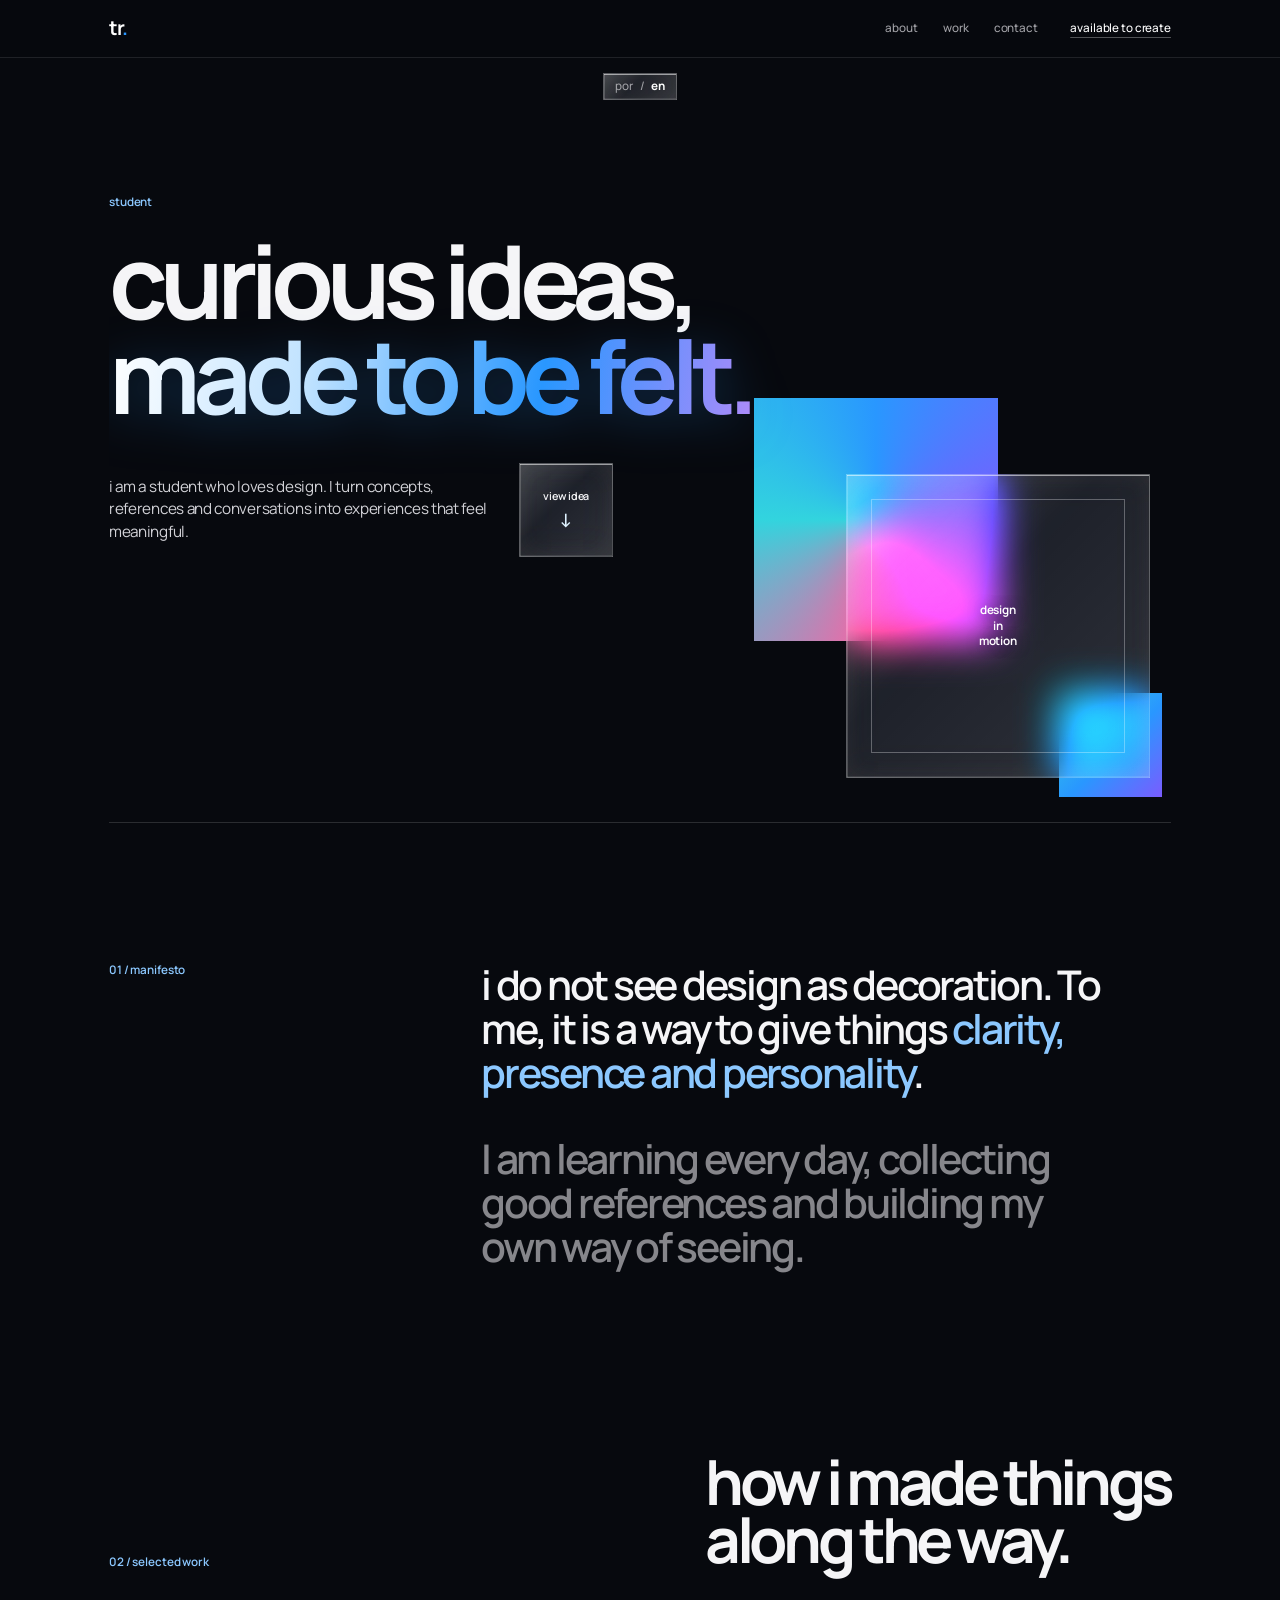
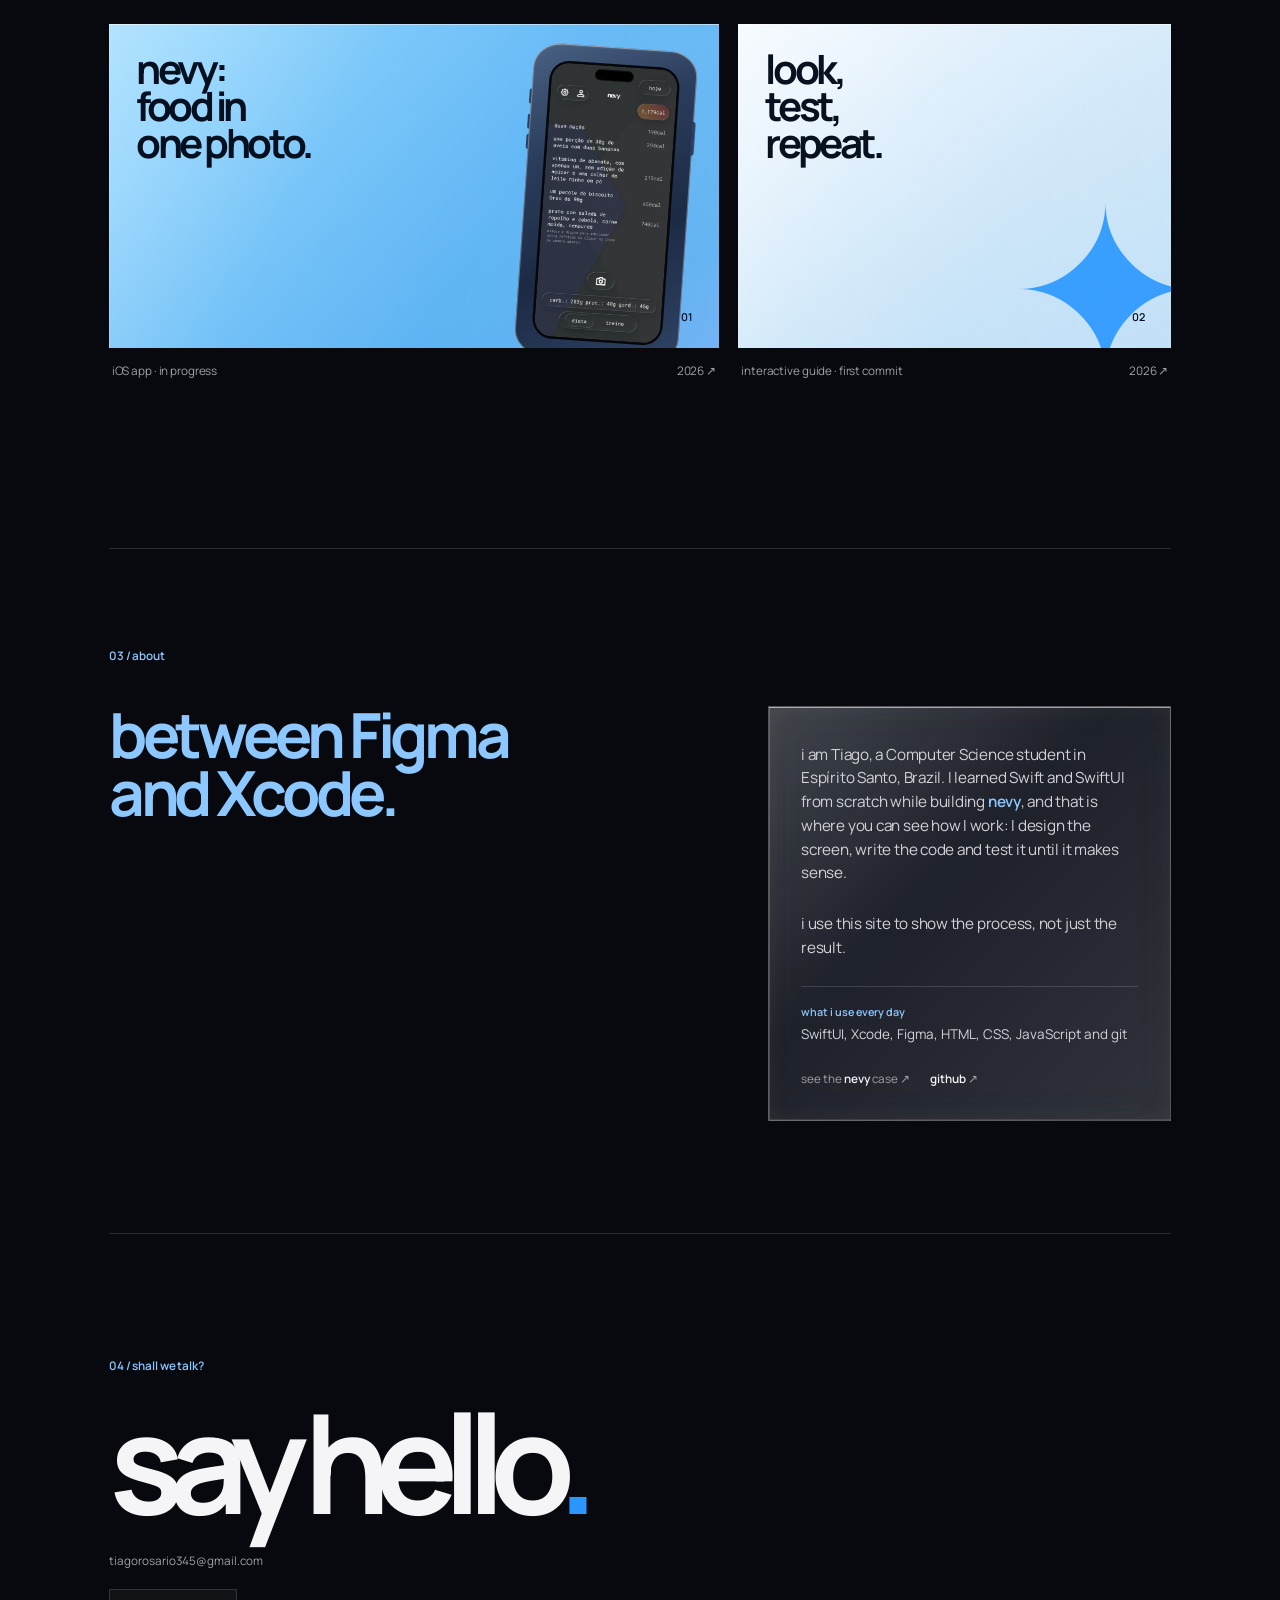
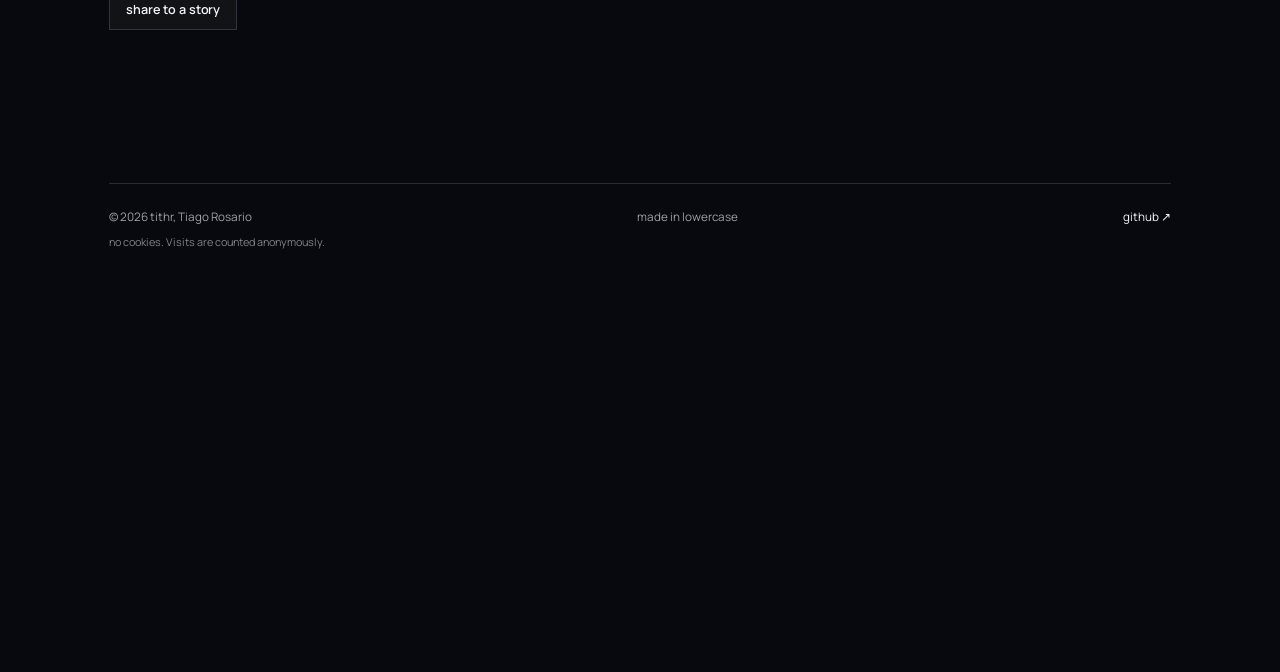
<file: index.html>
<!doctype html>
<html lang="pt-br">
  <head>
    <meta charset="UTF-8" />
    <meta name="viewport" content="width=device-width, initial-scale=1.0" />
    <title data-i18n="title.index">Tiago Rosario · portfólio</title>
    <meta name="description" content="portfólio de Tiago Rosario, estudante de Ciência da Computação que desenha e programa. Destaque para o nevy, um app iOS em construção." data-i18n-attr="content:meta.index" />
    <link rel="canonical" href="https://tithr.github.io/portfolio/" />
    <meta property="og:type" content="website" />
    <meta property="og:site_name" content="Tiago Rosario" />
    <meta property="og:locale" content="pt_BR" />
    <meta property="og:locale:alternate" content="en_US" />
    <meta property="og:url" content="https://tithr.github.io/portfolio/" />
    <meta property="og:title" content="Tiago Rosario · portfólio" />
    <meta property="og:description" content="estudante de Ciência da Computação que desenha e programa. Destaque para o nevy, um app iOS em construção." />
    <meta property="og:image" content="https://tithr.github.io/portfolio/img/og/home.jpg" />
    <meta property="og:image:width" content="1200" />
    <meta property="og:image:height" content="630" />
    <meta property="og:image:alt" content="ideias curiosas, feitas para sentir. Portfólio de Tiago Rosario, com a tela do nevy." />
    <meta name="twitter:card" content="summary_large_image" />
    <meta name="theme-color" content="#07090e" />
    <link rel="icon" type="image/svg+xml" href="favicon.svg" />
    <link rel="preload" href="fonts/manrope.woff2" as="font" type="font/woff2" crossorigin />
    <link rel="stylesheet" href="styles.css?v=50" />
    <script type="application/ld+json">
      {
        "@context": "https://schema.org",
        "@type": "Person",
        "name": "Tiago Rosario",
        "url": "https://tithr.github.io/portfolio/",
        "description": "Estudante de Ciência da Computação no Espírito Santo, entre o design e o desenvolvimento iOS.",
        "knowsAbout": ["SwiftUI", "iOS", "UI/UX", "Figma", "HTML", "CSS", "JavaScript"],
        "sameAs": ["https://github.com/tithr"]
      }
    </script>
  </head>
  <body>
    <a class="skip" href="#conteudo" data-i18n="skip">pular para o conteúdo</a>
    <header class="nav wrap">
      <a class="mark" href="#inicio" aria-label="voltar ao início" data-i18n-attr="aria-label:aria.home">tr<span>.</span></a>
      <nav aria-label="navegação principal" data-i18n-attr="aria-label:aria.nav">
        <a href="#sobre" data-i18n="nav.about">sobre</a>
        <a href="#trabalhos" data-i18n="nav.work">trabalhos</a>
        <a href="#contato" data-i18n="nav.contact">contato</a>
      </nav>
      <a class="status" href="#contato" data-i18n="nav.status">disponível para criar</a>
    </header>
    <div class="lang-switch" role="group" aria-label="idioma" data-i18n-attr="aria-label:aria.lang"><button type="button" data-lang="pt" aria-pressed="true">por</button><span>/</span><button type="button" data-lang="en" aria-pressed="false">en</button></div>

    <main id="conteudo">
      <section class="hero wrap" id="inicio">
        <p class="eyebrow" data-i18n="hero.eyebrow">estudante</p>
        <h1 data-i18n="hero.title">ideias curiosas,<br /><em>feitas para sentir.</em></h1>
        <div class="hero-bottom">
          <p data-i18n="hero.text">sou estudante e apaixonado por design. Gosto de transformar conceitos, referências e conversas em experiências que fazem sentido.</p>
          <a class="round-link" href="#trabalhos" data-i18n="hero.cta">ver ideia <span>↓</span></a>
        </div>
        <div class="orb" aria-hidden="true"><span data-i18n="hero.orb">design<br />em<br />movimento</span></div>
      </section>

      <section class="intro wrap" id="manifesto">
        <p class="eyebrow" data-i18n="intro.eyebrow">01 / manifesto</p>
        <div class="intro-copy">
          <p data-i18n="intro.p1">não vejo o design como decoração. Para mim, ele é uma forma de <strong>dar clareza, presença e personalidade</strong> às coisas.</p>
          <p data-i18n="intro.p2">Estou aprendendo todos os dias, colecionando boas referências e criando meu próprio jeito de olhar.</p>
        </div>
      </section>

      <section class="work wrap" id="trabalhos">
        <div class="section-title">
          <p class="eyebrow" data-i18n="work.eyebrow">02 / selecionados</p>
          <h2 data-i18n="work.title">como fiz<br />por aí.</h2>
        </div>
        <div class="projects">
          <a class="project project-one" href="nevy">
            <div class="project-art"><span data-i18n="p1.art">nevy:<br />comida<br />numa foto.</span><span class="phone project-shot"><span class="phone-screen"><img src="img/nevy/03-hoje.webp" alt="" width="402" height="874" loading="lazy" /></span></span><b>01</b></div>
            <div class="project-info"><span data-i18n="p1.info">app iOS · em construção</span><span>2026 ↗</span></div>
          </a>
          <a class="project project-three" href="primeiro-commit">
            <div class="project-art"><span data-i18n="p3.art">olhar,<br />testar,<br />refazer.</span><b>02</b></div>
            <div class="project-info"><span data-i18n="p3.info">guia interativo · primeiro commit</span><span>2026 ↗</span></div>
          </a>
        </div>
      </section>

      <section class="nevy wrap" id="sobre">
        <p class="eyebrow" data-i18n="about.eyebrow">03 / sobre</p>
        <div class="nevy-grid">
          <h2 data-i18n="about.title">entre o Figma<br />e o Xcode.</h2>
          <div>
            <p data-i18n="about.p1">sou Tiago, estudante de Ciência da Computação no Espírito Santo. Aprendi Swift e SwiftUI do zero construindo o <strong>nevy</strong>, e é nele que dá para ver como eu trabalho: desenho a tela, escrevo o código e testo até fazer sentido.</p>
            <p data-i18n="about.p2">uso este site para mostrar o processo, não só o resultado.</p>
            <dl class="about-stack">
              <dt data-i18n="about.stack.t">uso no dia a dia</dt>
              <dd data-i18n="about.stack.d">SwiftUI, Xcode, Figma, HTML, CSS, JavaScript e git</dd>
            </dl>
            <div class="about-links">
              <a class="nevy-sign" href="nevy-case" data-i18n="nevy.link">ver o case do <b>nevy</b> ↗</a>
              <a class="nevy-sign" href="https://github.com/tithr" target="_blank" rel="noreferrer" data-i18n-skip><b>github</b> ↗</a>
            </div>
          </div>
        </div>
      </section>

      <section class="contact wrap" id="contato">
        <p class="eyebrow" data-i18n="contact.eyebrow">04 / vamos conversar?</p>
        <a href="mailto:tiagorosario345@gmail.com" data-i18n="contact.cta">dizer oi<span>.</span></a>
        <p class="contact-note">tiagorosario345@gmail.com</p>
        <button class="share" type="button" data-share-toggle aria-expanded="false" aria-controls="share-picker"><span data-i18n="share.btn">compartilhar no story</span></button>
        <div class="share-picker" id="share-picker" hidden>
          <p data-i18n="share.pick">escolha o que mostrar no story</p>
          <ul>
          <li><button type="button" data-share="img/story/home.jpg" data-share-url="https://tithr.github.io/portfolio/"><span data-i18n="share.s.top">início da página</span></button></li>
          <li><button type="button" data-share="img/story/home-manifesto.jpg" data-share-url="https://tithr.github.io/portfolio/#manifesto"><span data-i18n="share.s.manifesto">manifesto</span></button></li>
          <li><button type="button" data-share="img/story/home-trabalhos.jpg" data-share-url="https://tithr.github.io/portfolio/#trabalhos"><span data-i18n="share.s.trabalhos">trabalhos</span></button></li>
          <li><button type="button" data-share="img/story/home-sobre.jpg" data-share-url="https://tithr.github.io/portfolio/#sobre"><span data-i18n="share.s.sobre">sobre</span></button></li>
          <li><button type="button" data-share="img/story/home-contato.jpg" data-share-url="https://tithr.github.io/portfolio/#contato"><span data-i18n="share.s.contato">contato</span></button></li>
          </ul>
        </div><span class="share-note" role="status" aria-live="polite"></span>
      </section>
    </main>

    <footer class="wrap">
      <span>© 2026 tithr, Tiago Rosario</span>
      <span data-i18n="footer.made">feito em minúsculas</span>
      <a href="https://github.com/tithr" target="_blank" rel="noreferrer">github ↗</a>
      <span class="footer-note" data-i18n="footer.privacy">sem cookies. As visitas são contadas de forma anônima.</span>
    </footer>
    <script src="i18n.js?v=16"></script>
    <script src="lenis.min.js"></script>
    <script src="site.js?v=3"></script>
  </body>
</html>
</file>
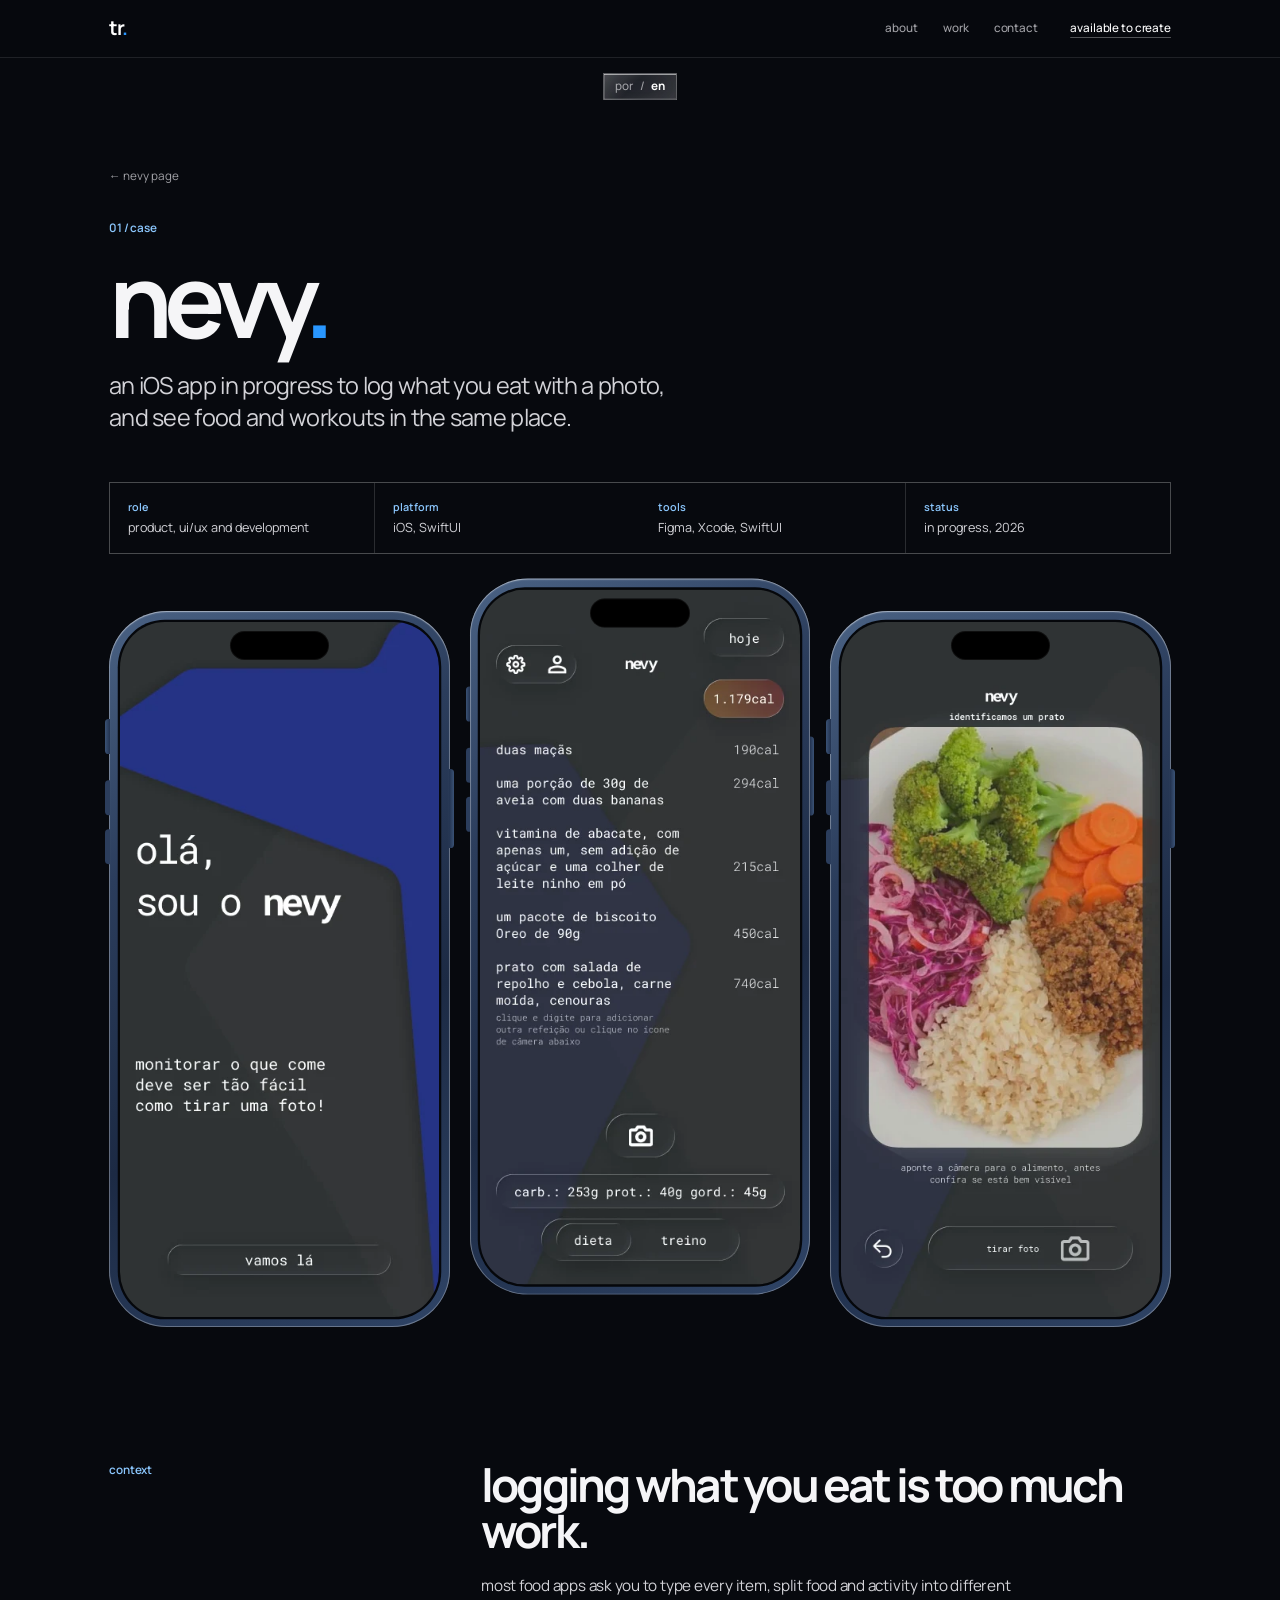
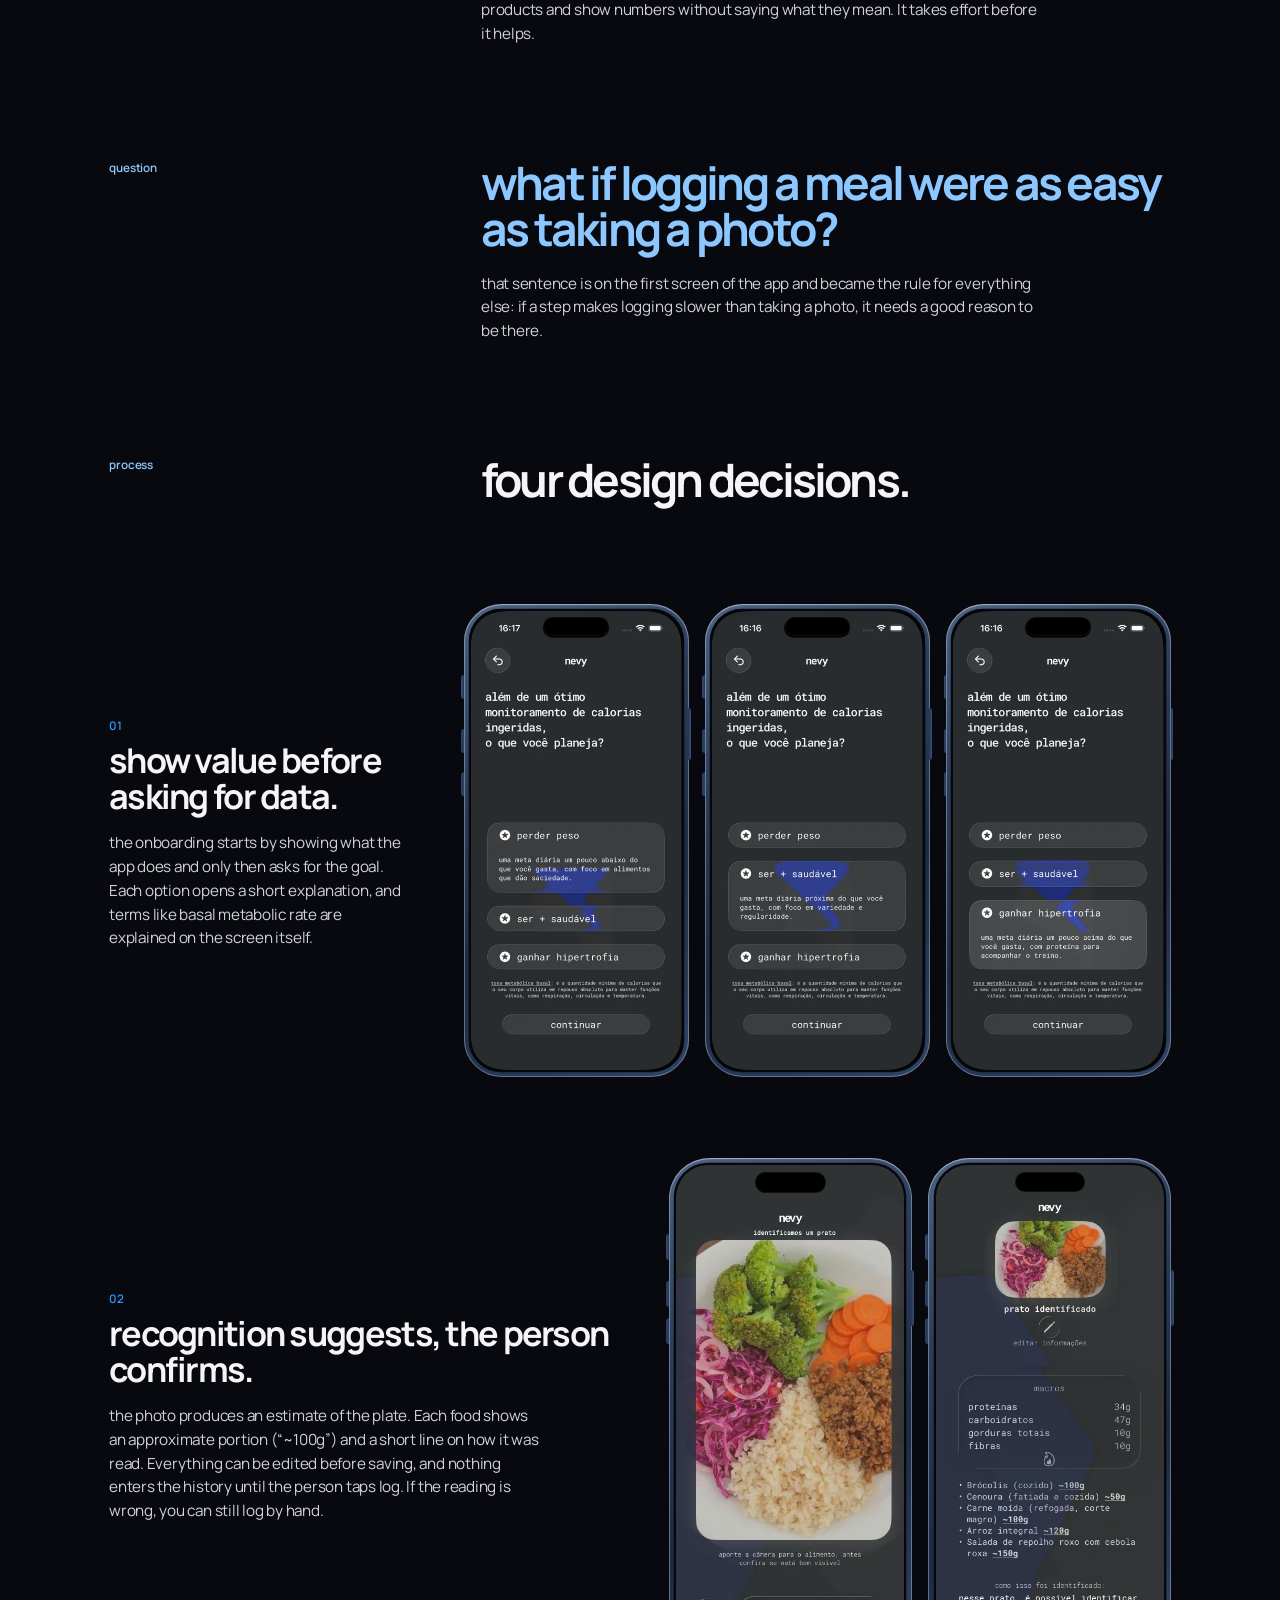
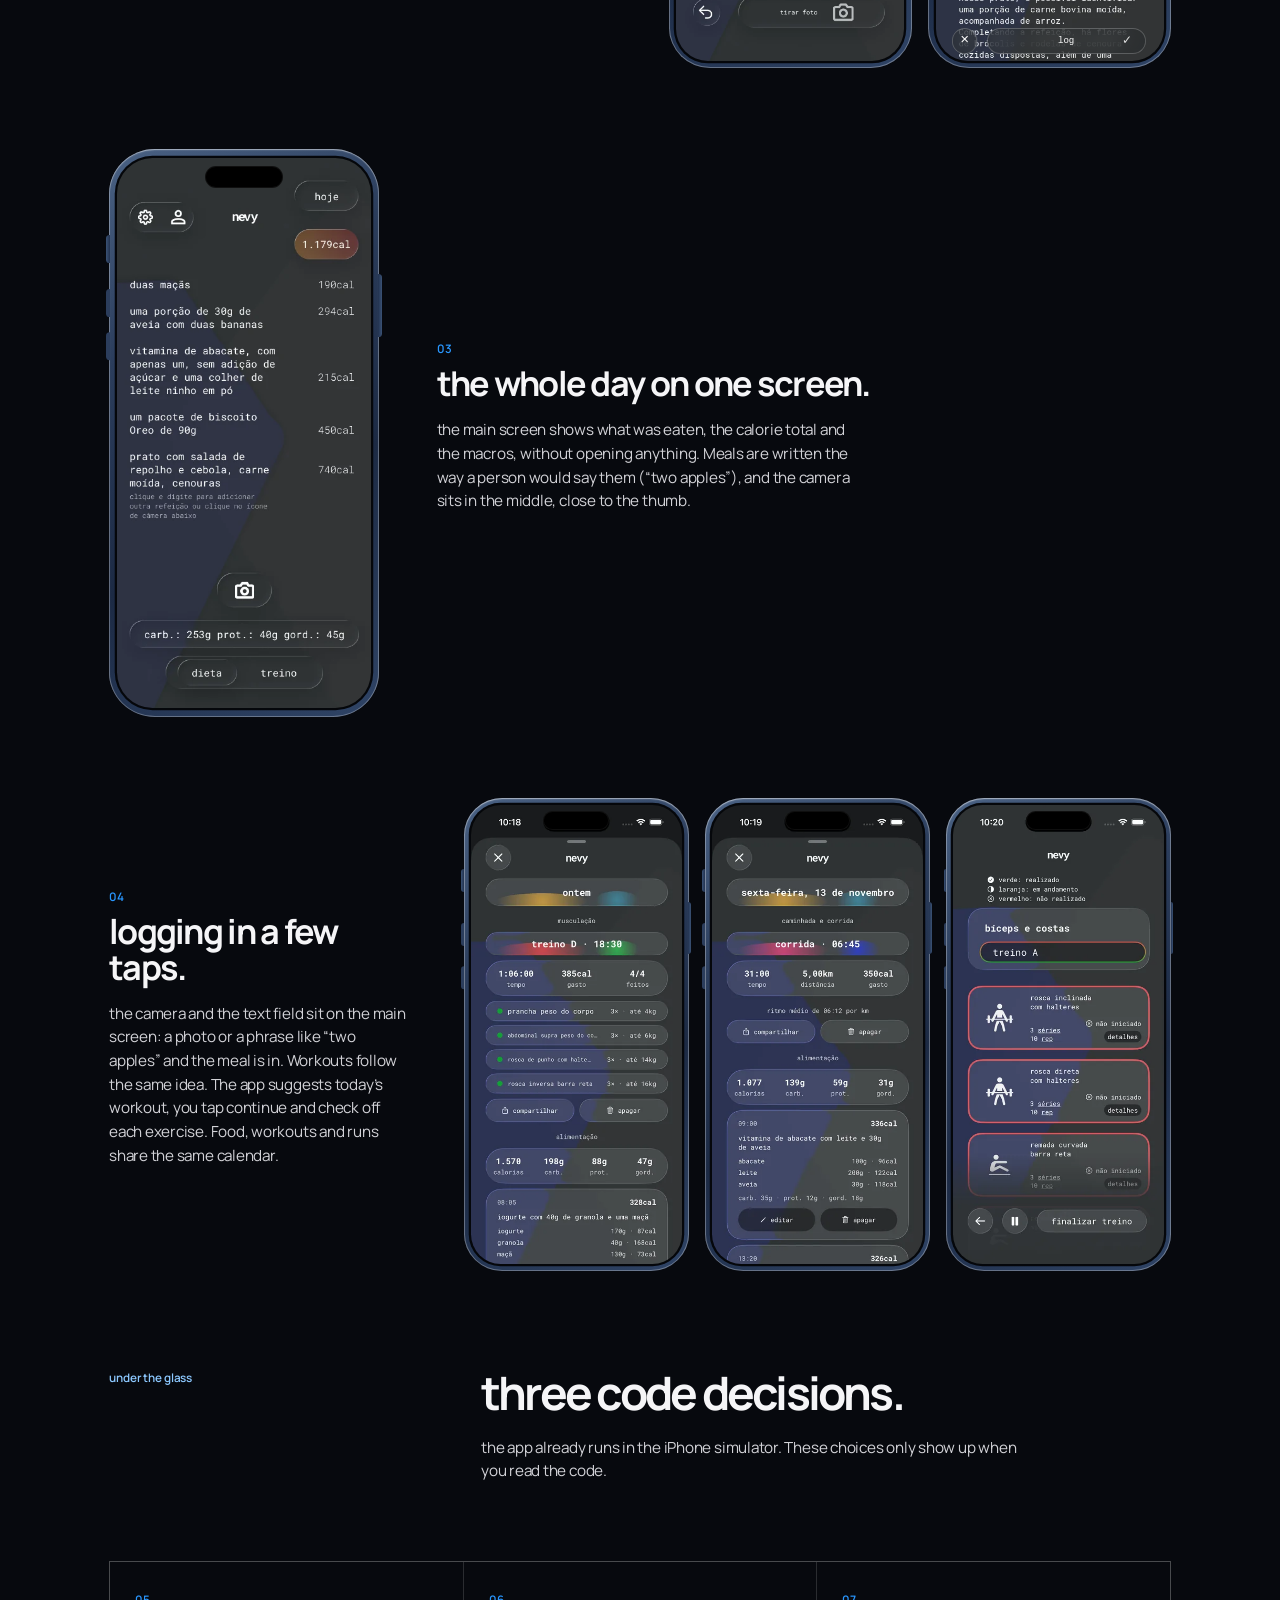
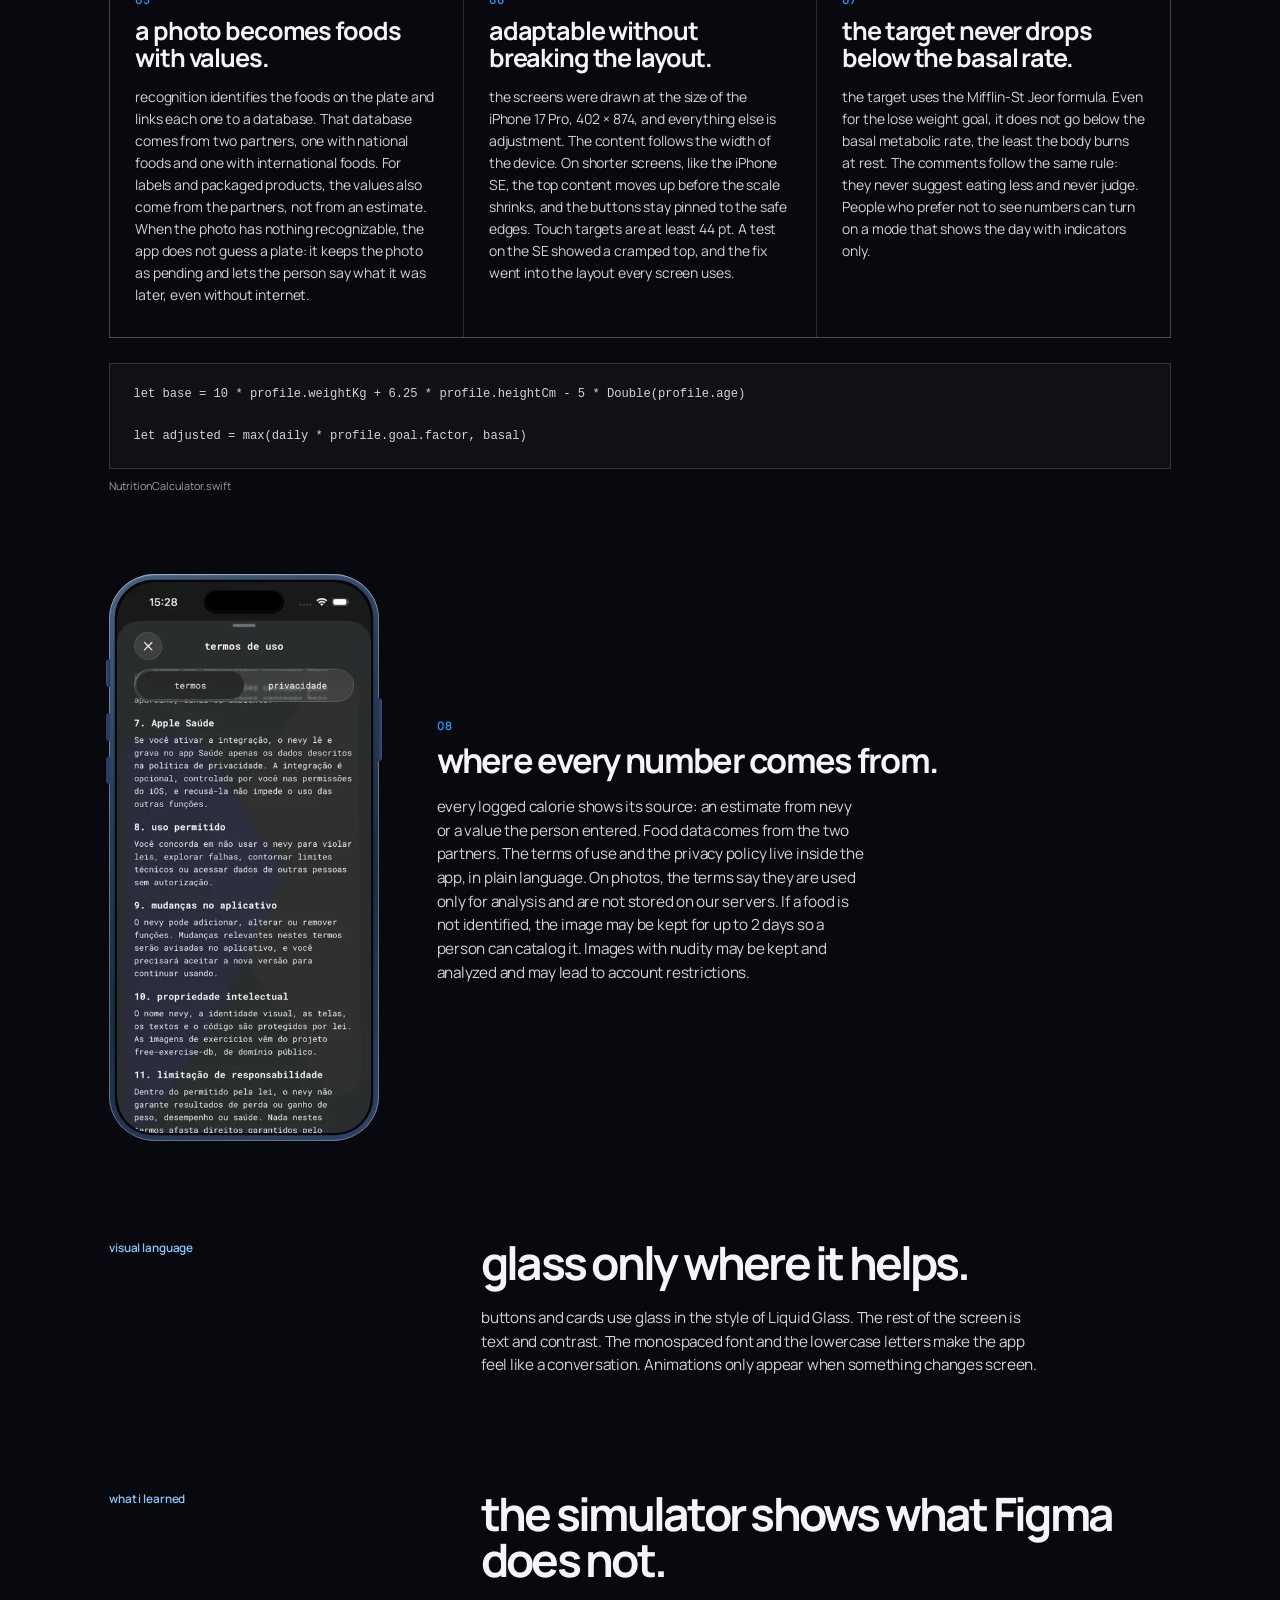
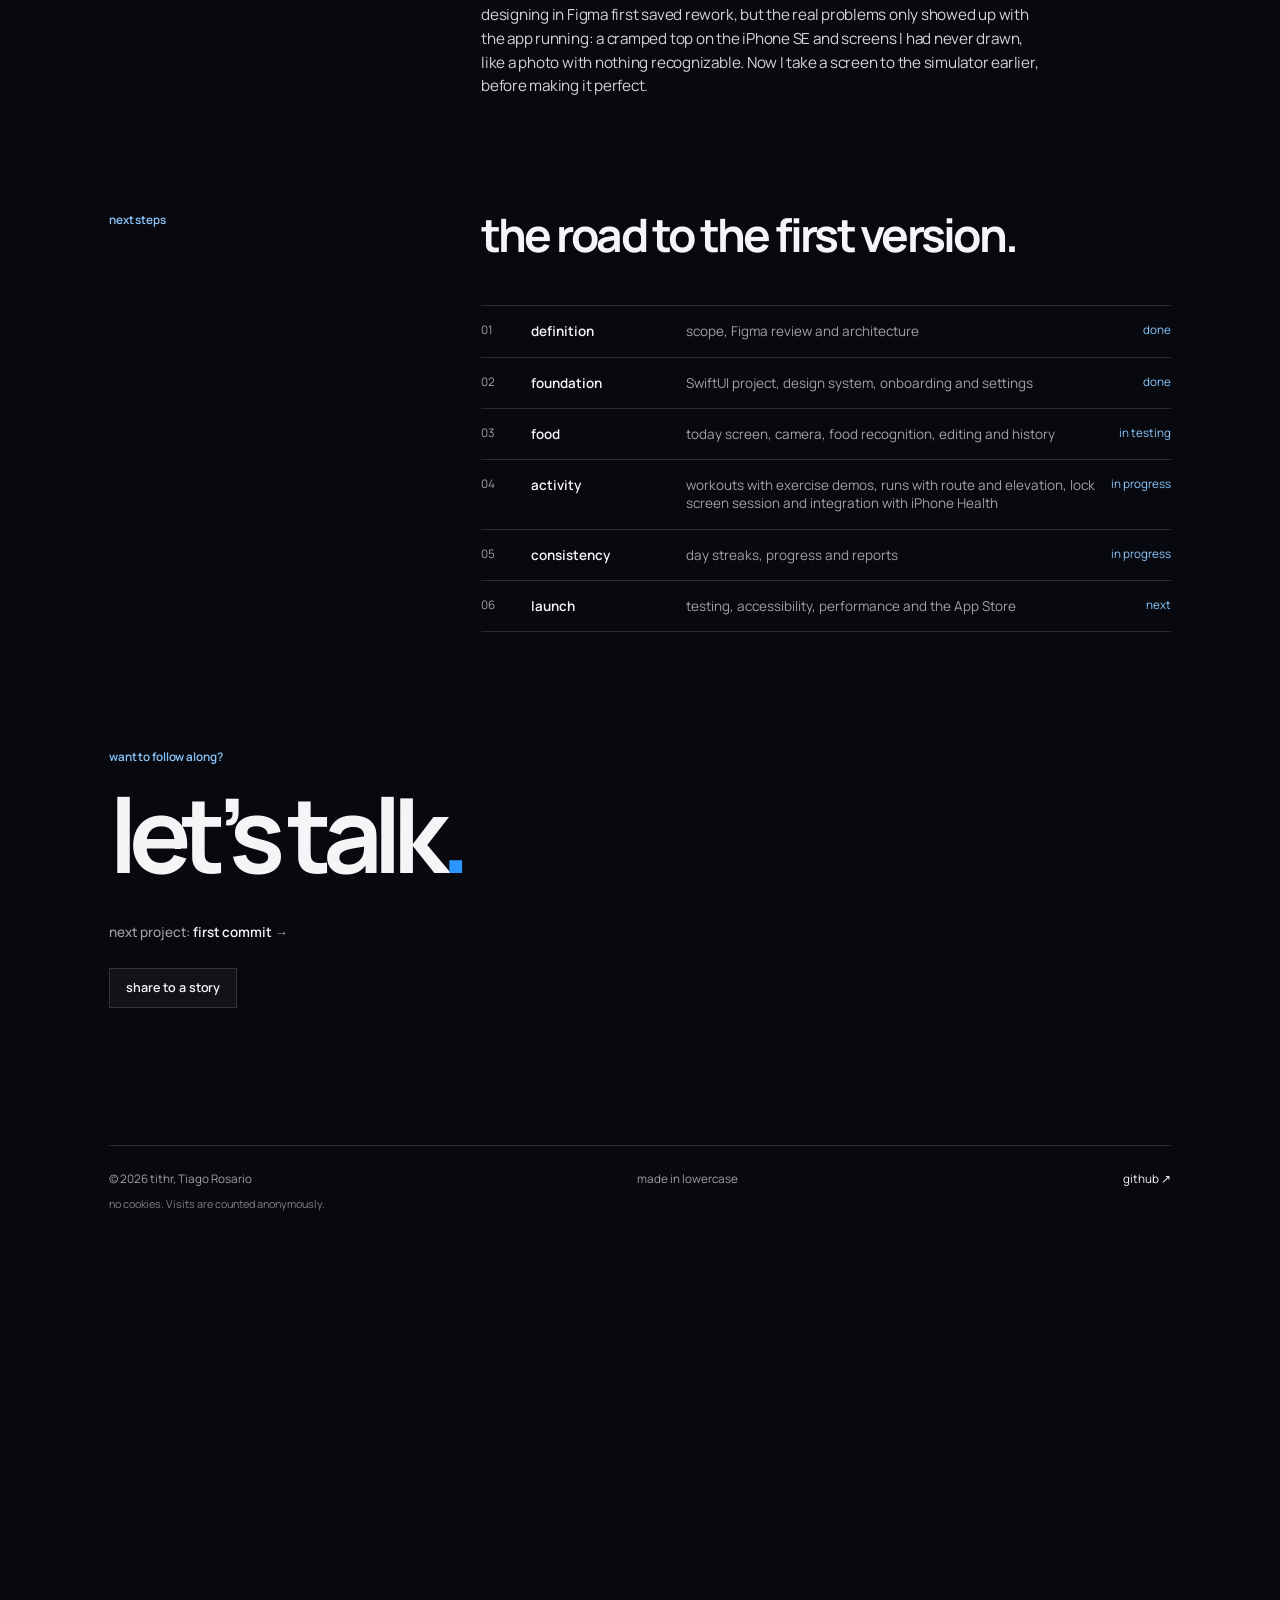
<file: nevy-case.html>
<!doctype html>
<html lang="pt-br">
  <head>
    <meta charset="UTF-8" />
    <meta name="viewport" content="width=device-width, initial-scale=1.0" />
    <meta name="description" data-i18n-attr="content:meta.nevy" content="nevy: um app iOS em construção para registrar refeições com uma foto. Case de Tiago Rosario." />
    <title data-i18n="title.nevy">nevy, o case · Tiago Rosario</title>
    <link rel="icon" type="image/svg+xml" href="favicon.svg" />
    <link rel="canonical" href="https://tithr.github.io/portfolio/nevy-case" />
    <meta property="og:type" content="article" />
    <meta property="og:site_name" content="Tiago Rosario" />
    <meta property="og:locale" content="pt_BR" />
    <meta property="og:locale:alternate" content="en_US" />
    <meta property="og:url" content="https://tithr.github.io/portfolio/nevy-case" />
    <meta property="og:title" content="nevy · case de Tiago Rosario" />
    <meta property="og:description" content="um app iOS em construção para registrar o que você come com uma foto. As decisões de design e de código por trás dele." />
    <meta property="og:image" content="https://tithr.github.io/portfolio/img/og/nevy.jpg" />
    <meta property="og:image:width" content="1200" />
    <meta property="og:image:height" content="630" />
    <meta property="og:image:alt" content="nevy. Três telas do app: boas-vindas, o dia com as refeições e a câmera." />
    <meta name="twitter:card" content="summary_large_image" />
    <meta name="theme-color" content="#07090e" />
    <link rel="preload" href="fonts/manrope.woff2" as="font" type="font/woff2" crossorigin />
    <link rel="stylesheet" href="styles.css?v=50" />
  </head>
  <body class="case-page">
    <a class="skip" href="#conteudo" data-i18n="skip">pular para o conteúdo</a>
    <header class="nav wrap">
      <a class="mark" href="./" aria-label="voltar ao início" data-i18n-attr="aria-label:aria.home">tr<span>.</span></a>
      <nav aria-label="navegação principal" data-i18n-attr="aria-label:aria.nav">
        <a href="./#sobre" data-i18n="nav.about">sobre</a>
        <a href="./#trabalhos" data-i18n="nav.work">trabalhos</a>
        <a href="./#contato" data-i18n="nav.contact">contato</a>
      </nav>
      <a class="status" href="./#contato" data-i18n="nav.status">disponível para criar</a>
    </header>
    <div class="lang-switch" role="group" aria-label="idioma" data-i18n-attr="aria-label:aria.lang"><button type="button" data-lang="pt" aria-pressed="true">por</button><span>/</span><button type="button" data-lang="en" aria-pressed="false">en</button></div>

    <main id="conteudo">
      <section class="case-hero wrap">
        <a class="case-back" href="nevy" data-i18n="case.back">← página do nevy</a>
        <p class="eyebrow" data-i18n="case.eyebrow">01 / case</p>
        <h1>nevy<span>.</span></h1>
        <p class="case-lead" data-i18n="case.lead">um app iOS em construção para registrar o que você come com uma foto, e ver alimentação e treino no mesmo lugar.</p>
        <dl class="case-meta">
          <div><dt data-i18n="case.role.t">papel</dt><dd data-i18n="case.role.d">produto, ui/ux e desenvolvimento</dd></div>
          <div><dt data-i18n="case.platform.t">plataforma</dt><dd data-i18n="case.platform.d">iOS, SwiftUI</dd></div>
          <div><dt data-i18n="case.tools.t">ferramentas</dt><dd data-i18n="case.tools.d">Figma, Xcode, SwiftUI</dd></div>
          <div><dt data-i18n="case.status.t">status</dt><dd data-i18n="case.status.d">em construção, 2026</dd></div>
        </dl>
        <div class="case-strip" aria-label="telas do nevy" data-i18n-attr="aria-label:case.strip">
          <figure class="phone"><div class="phone-screen"><img data-i18n-attr="alt:alt.ola" src="img/nevy/01-ola.webp" alt="tela de boas-vindas: olá, sou o nevy. Monitorar o que come deve ser tão fácil como tirar uma foto." width="402" height="874" /></div></figure>
          <figure class="phone"><div class="phone-screen"><img data-i18n-attr="alt:alt.hoje" src="img/nevy/03-hoje.webp" alt="tela do dia com a lista de refeições, o total de calorias, os macros e o botão de câmera no centro." width="402" height="874" /></div></figure>
          <figure class="phone"><div class="phone-screen"><img data-i18n-attr="alt:alt.camera" src="img/nevy/04-camera.webp" alt="câmera apontada para um prato com brócolis, cenoura, repolho, arroz e carne moída." width="402" height="874" /></div></figure>
        </div>
      </section>

      <section class="case-section wrap">
        <p class="eyebrow" data-i18n="case.context.e">contexto</p>
        <div class="case-copy">
          <h2 data-i18n="case.context.h">registrar o que se come dá trabalho demais.</h2>
          <p data-i18n="case.context.p">a maioria dos apps de alimentação pede para digitar cada item, separa comida e atividade em produtos diferentes e mostra números sem dizer o que eles significam. Dá trabalho antes de ajudar.</p>
        </div>
      </section>

      <section class="case-section wrap">
        <p class="eyebrow" data-i18n="case.question.e">pergunta</p>
        <div class="case-copy">
          <h2 class="case-question" data-i18n="case.question.h">e se registrar uma refeição fosse tão fácil quanto tirar uma foto?</h2>
          <p data-i18n="case.question.p">essa frase está na primeira tela do app e virou o critério para o resto: se uma etapa deixa o registro mais lento que tirar uma foto, ela precisa ter um bom motivo para estar ali.</p>
        </div>
      </section>

      <section class="case-section wrap">
        <p class="eyebrow" data-i18n="case.process.e">processo</p>
        <div class="case-copy">
          <h2 data-i18n="case.process.h">quatro decisões de design.</h2>
        </div>
      </section>

      <section class="case-decision case-decision-trio wrap">
        <div>
          <span class="case-num">01</span>
          <h3 data-i18n="d1.h">mostrar valor antes de pedir dados.</h3>
          <p data-i18n="d1.p">o onboarding começa mostrando o que o app faz e só depois pergunta o objetivo. Cada opção abre uma explicação curta, e termos como taxa metabólica basal são explicados na própria tela.</p>
        </div>
        <div class="case-trio">
          <figure class="phone"><div class="phone-screen"><img data-i18n-attr="alt:alt.obj1" src="img/nevy/08-objetivo-perder.webp" alt="objetivo com a opção perder peso aberta: uma meta diária um pouco abaixo do que você gasta, com foco em alimentos que dão saciedade." width="402" height="874" loading="lazy" /></div></figure>
          <figure class="phone"><div class="phone-screen"><img data-i18n-attr="alt:alt.obj2" src="img/nevy/09-objetivo-saudavel.webp" alt="objetivo com a opção ser mais saudável aberta: uma meta diária próxima do que você gasta, com foco em variedade e regularidade." width="402" height="874" loading="lazy" /></div></figure>
          <figure class="phone"><div class="phone-screen"><img data-i18n-attr="alt:alt.obj3" src="img/nevy/10-objetivo-hipertrofia.webp" alt="objetivo com a opção ganhar hipertrofia aberta: uma meta diária um pouco acima do que você gasta, com proteína para acompanhar o treino." width="402" height="874" loading="lazy" /></div></figure>
        </div>
      </section>

      <section class="case-decision case-decision-flip wrap">
        <div class="case-pair">
          <figure class="phone"><div class="phone-screen"><img data-i18n-attr="alt:alt.camera2" src="img/nevy/04-camera.webp" alt="câmera identificando um prato." width="402" height="874" loading="lazy" /></div></figure>
          <figure class="phone"><div class="phone-screen scroll-screen"><div class="scroll-track"><img data-i18n-attr="alt:alt.resultado" src="img/nevy/05-resultado-completo.webp" alt="resultado: prato identificado, com macros, lista de alimentos estimados e o botão registrar." width="402" height="1254" loading="lazy" /></div><div class="scroll-bar" aria-hidden="true"><span class="scroll-x" data-i18n-skip>×</span><span class="scroll-go"><span data-i18n="res.log">registrar</span><b data-i18n-skip>✓</b></span></div></div></figure>
        </div>
        <div>
          <span class="case-num">02</span>
          <h3 data-i18n="d2.h">o reconhecimento sugere, a pessoa confirma.</h3>
          <p data-i18n="d2.p">a foto gera uma estimativa do prato. Cada alimento aparece com a porção aproximada (“~100g”) e uma frase curta sobre a leitura. Dá para editar tudo antes de salvar, e nada entra no histórico até a pessoa tocar em registrar. Se a leitura errar, dá para registrar à mão.</p>
        </div>
      </section>

      <section class="case-decision wrap">
        <figure class="phone"><div class="phone-screen"><img data-i18n-attr="alt:alt.hoje2" src="img/nevy/03-hoje.webp" alt="tela do dia com refeições, total de 1.179 calorias e macros." width="402" height="874" loading="lazy" /></div></figure>
        <div>
          <span class="case-num">03</span>
          <h3 data-i18n="d3.h">o dia em uma tela só.</h3>
          <p data-i18n="d3.p">a tela principal mostra o que foi comido, o total de calorias e os macros, sem precisar abrir nada. As refeições aparecem escritas do jeito que a pessoa falaria (“duas maçãs”), e a câmera fica no centro, perto do polegar.</p>
        </div>
      </section>

      <section class="case-decision case-decision-flip case-decision-trio wrap">
        <div class="case-trio">
          <figure class="phone"><div class="phone-screen"><img data-i18n-attr="alt:alt.historico" src="img/nevy/06-historico.webp" alt="detalhe de um dia no histórico: treino D com tempo, gasto e exercícios feitos, e logo abaixo a alimentação do dia." width="402" height="874" loading="lazy" /></div></figure>
          <figure class="phone"><div class="phone-screen"><img data-i18n-attr="alt:alt.corrida" src="img/nevy/12-corrida.webp" alt="detalhe de uma corrida de 5 km no histórico, com tempo, distância, gasto e ritmo médio." width="402" height="874" loading="lazy" /></div></figure>
          <figure class="phone"><div class="phone-screen"><img data-i18n-attr="alt:alt.treino" src="img/nevy/07-treino.webp" alt="treino A em andamento, com a legenda de cores e os exercícios ainda não iniciados." width="402" height="874" loading="lazy" /></div></figure>
        </div>
        <div>
          <span class="case-num">04</span>
          <h3 data-i18n="d4.h">registrar com poucos toques.</h3>
          <p data-i18n="d4.p">a câmera e o campo de texto ficam na tela principal: uma foto ou uma frase como “duas maçãs” e a refeição entra. O treino segue a mesma ideia. O app sugere o treino do dia, você toca em continuar e vai marcando cada exercício. Comida, treino e corrida ficam juntos no calendário.</p>
        </div>
      </section>

      <section class="case-section wrap">
        <p class="eyebrow" data-i18n="case.build.e">por baixo do vidro</p>
        <div class="case-copy">
          <h2 data-i18n="case.build.h">três decisões de código.</h2>
          <p data-i18n="case.build.p">o app já roda no simulador do iPhone. Estas escolhas só aparecem quando se lê o código.</p>
        </div>
      </section>

      <section class="case-notes wrap">
        <article>
          <span class="case-num">05</span>
          <h3 data-i18n="d5.h">a foto vira alimentos com valores.</h3>
          <p data-i18n="d5.p">o reconhecimento identifica os alimentos do prato e liga cada um a uma base de dados. Essa base vem de dois parceiros, um com alimentos nacionais e outro com alimentos internacionais. Para rótulos e produtos industrializados, os valores também vêm dos parceiros, e não de uma estimativa. Quando a foto não tem nada reconhecível, o app não chuta um prato: guarda a foto como pendente e deixa a pessoa dizer o que era depois, inclusive sem internet.</p>
        </article>
        <article>
          <span class="case-num">06</span>
          <h3 data-i18n="d6.h">adaptável sem perder o layout.</h3>
          <p data-i18n="d6.p">as telas foram desenhadas no tamanho do iPhone 17 Pro, 402 × 874, e todo o resto é ajuste. O conteúdo acompanha a largura do aparelho. Em telas mais baixas, como a do iPhone SE, o conteúdo de cima sobe antes de a escala diminuir, e os botões ficam presos às bordas seguras. Os alvos de toque têm pelo menos 44 pt. Um teste no SE mostrou o topo apertado, e a correção entrou no layout que todas as telas usam.</p>
        </article>
        <article>
          <span class="case-num">07</span>
          <h3 data-i18n="d7.h">a meta nunca fica abaixo da taxa basal.</h3>
          <p data-i18n="d7.p">a meta usa a fórmula de Mifflin-St Jeor. Mesmo no objetivo de perder peso, ela não desce abaixo da taxa metabólica basal, o mínimo que o corpo gasta em repouso. Os comentários seguem a mesma regra: não sugerem comer menos e não julgam. Quem prefere não ver números pode ativar um modo que mostra o dia só com indicadores.</p>
        </article>
      </section>

      <section class="case-code wrap" aria-label="trecho de NutritionCalculator.swift" data-i18n-attr="aria-label:case.code.label">
        <pre data-i18n-skip><code>let base = 10 * profile.weightKg + 6.25 * profile.heightCm - 5 * Double(profile.age)

let adjusted = max(daily * profile.goal.factor, basal)</code></pre>
        <p data-i18n-skip>NutritionCalculator.swift</p>
      </section>

      <section class="case-decision wrap">
        <figure class="phone"><div class="phone-screen"><img data-i18n-attr="alt:alt.termos" src="img/nevy/11-termos.webp" alt="termos de uso dentro do app, com as seções sobre Apple Saúde, uso permitido e propriedade intelectual." width="402" height="874" loading="lazy" /></div></figure>
        <div>
          <span class="case-num">08</span>
          <h3 data-i18n="d8.h">de onde vem cada número.</h3>
          <p data-i18n="d8.p">toda caloria registrada mostra a origem: estimativa do nevy ou valor informado pela pessoa. Os dados dos alimentos vêm dos dois parceiros. Os termos de uso e a política de privacidade ficam dentro do app, em linguagem comum. Sobre as fotos, os termos dizem que elas servem só para a análise e não ficam guardadas nos servidores. Se o alimento não for identificado, a imagem pode ficar até 2 dias para uma pessoa catalogar. Imagens com nudez podem ser guardadas e analisadas e levar à restrição da conta.</p>
        </div>
      </section>

      <section class="case-section wrap">
        <p class="eyebrow" data-i18n="case.visual.e">linguagem visual</p>
        <div class="case-copy">
          <h2 data-i18n="case.visual.h">o vidro aparece onde ajuda.</h2>
          <p data-i18n="case.visual.p">botões e cards usam vidro no estilo Liquid Glass. O resto da tela fica com texto e contraste. A fonte monoespaçada e as letras minúsculas deixam o app com cara de conversa. As animações aparecem só quando algo muda de tela.</p>
        </div>
      </section>

      <section class="case-section wrap">
        <p class="eyebrow" data-i18n="case.learn.e">o que aprendi</p>
        <div class="case-copy">
          <h2 data-i18n="case.learn.h">o simulador mostra o que o Figma não mostra.</h2>
          <p data-i18n="case.learn.p">desenhar antes no Figma poupou retrabalho, mas os problemas de verdade só apareceram com o app rodando: o topo apertado no iPhone SE e telas que eu não tinha desenhado, como a foto sem nada reconhecível. Agora eu levo a tela para o simulador mais cedo, antes de deixá-la perfeita.</p>
        </div>
      </section>

      <section class="case-section wrap">
        <p class="eyebrow" data-i18n="case.next.e">próximos passos</p>
        <div class="case-copy">
          <h2 data-i18n="case.next.h">o caminho até a primeira versão.</h2>
        </div>
        <ol class="case-timeline">
          <li><b data-i18n="t1.b">definição</b><span data-i18n="t1.s">escopo, revisão do Figma e arquitetura</span><i data-i18n="st.done">feito</i></li>
          <li><b data-i18n="t2.b">fundação</b><span data-i18n="t2.s">projeto em SwiftUI, design system, onboarding e configurações</span><i data-i18n="st.done">feito</i></li>
          <li><b data-i18n="t3.b">alimentação</b><span data-i18n="t3.s">tela do dia, câmera, reconhecimento dos alimentos, edição e histórico</span><i data-i18n="st.test">em teste</i></li>
          <li><b data-i18n="t4.b">atividade</b><span data-i18n="t4.s">treino com demonstração dos exercícios, corrida com percurso e elevação, sessão na tela de bloqueio e integração com o Saúde do iPhone</span><i data-i18n="st.doing">em andamento</i></li>
          <li><b data-i18n="t5.b">constância</b><span data-i18n="t5.s">sequência de dias, progresso e relatórios</span><i data-i18n="st.doing">em andamento</i></li>
          <li><b data-i18n="t6.b">lançamento</b><span data-i18n="t6.s">testes, acessibilidade, desempenho e App Store</span><i data-i18n="st.next">próximo</i></li>
        </ol>
      </section>

      <section class="case-next wrap">
        <p class="eyebrow" data-i18n="case.follow.e">quer acompanhar?</p>
        <a href="./#contato" data-i18n="case.follow.cta">vamos conversar<span>.</span></a>
        <a class="case-more" href="primeiro-commit" data-i18n="case.more.pc">próximo projeto: <b>primeiro commit</b> →</a>
        <button class="share" type="button" data-share="img/story/nevy-case.jpg" data-share-url="https://tithr.github.io/portfolio/nevy-case"><span data-i18n="share.btn">compartilhar no story</span></button><span class="share-note" role="status" aria-live="polite"></span>
      </section>
    </main>

    <footer class="wrap">
      <span>© 2026 tithr, Tiago Rosario</span>
      <span data-i18n="footer.made">feito em minúsculas</span>
      <a href="https://github.com/tithr" target="_blank" rel="noreferrer">github ↗</a>
      <span class="footer-note" data-i18n="footer.privacy">sem cookies. As visitas são contadas de forma anônima.</span>
    </footer>
    <script src="i18n.js?v=16"></script>
    <script src="lenis.min.js"></script>
    <script src="site.js?v=3"></script>
  </body>
</html>
</file>
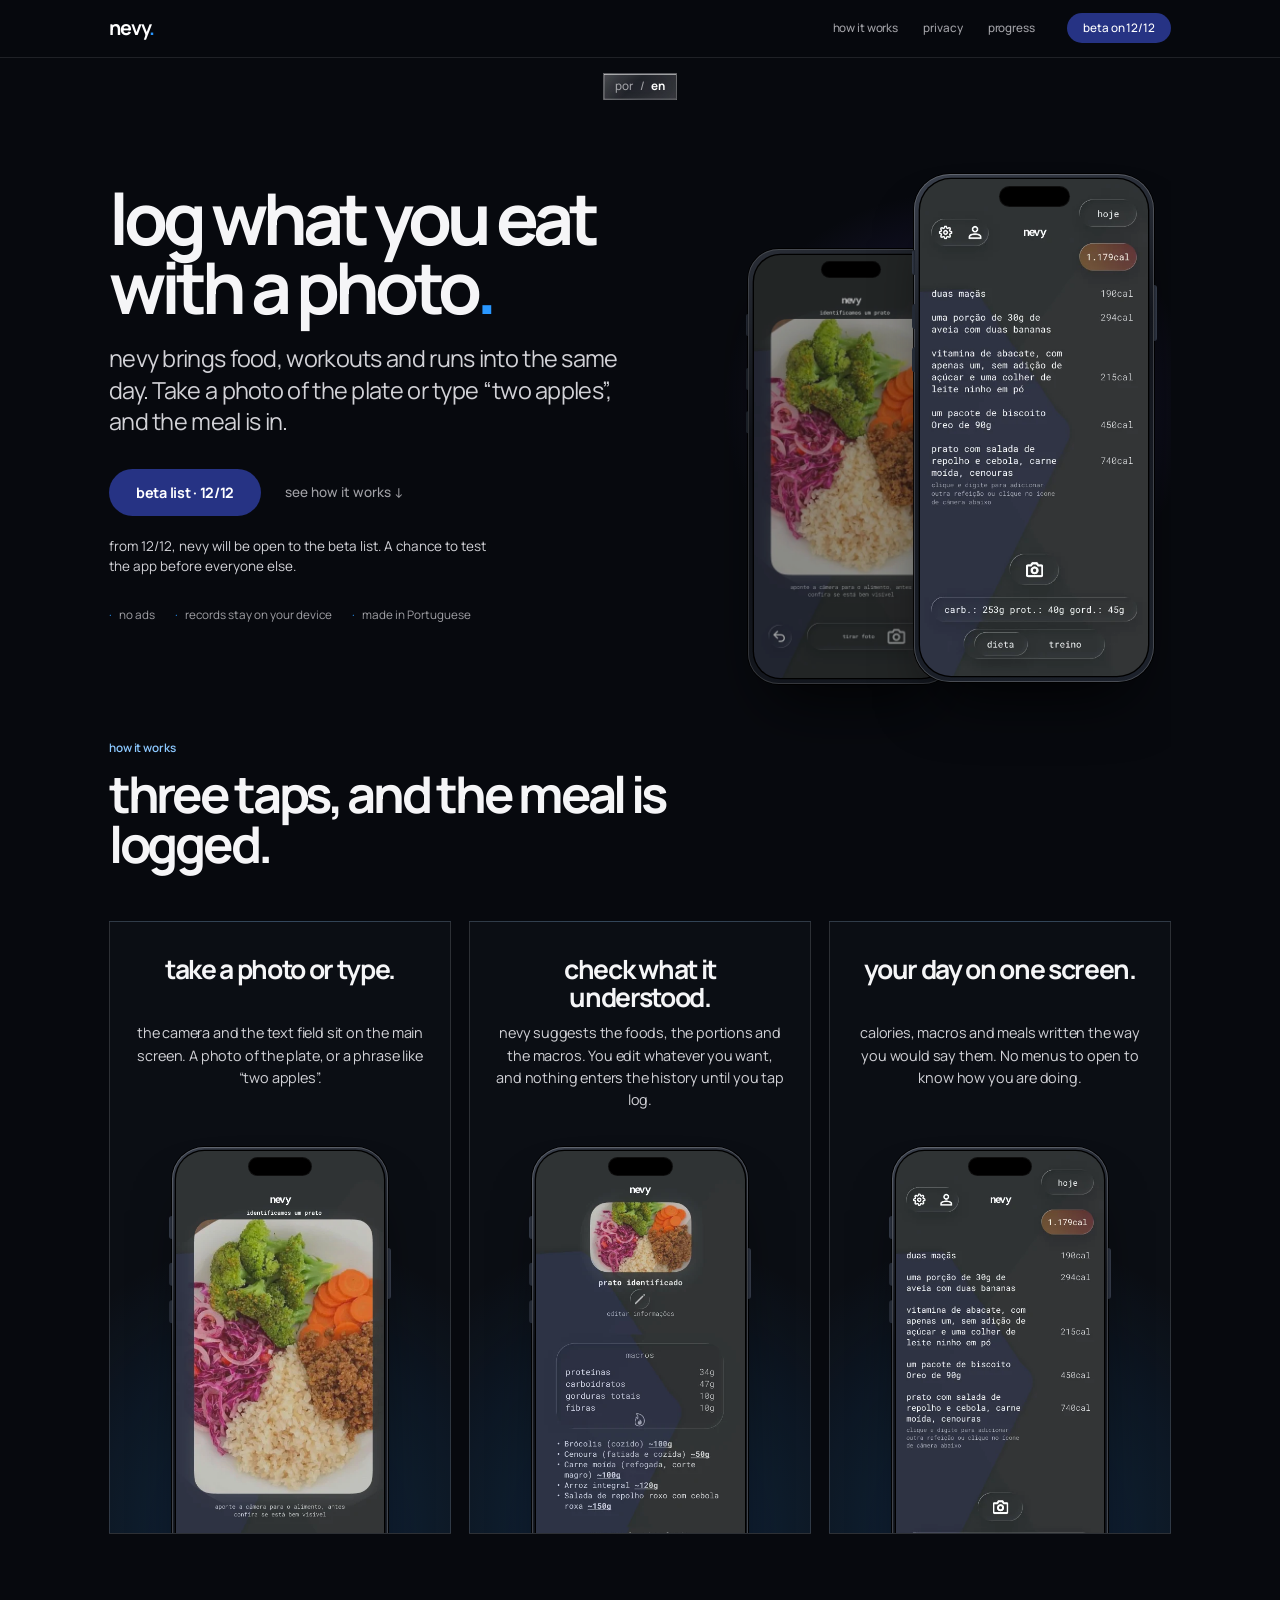
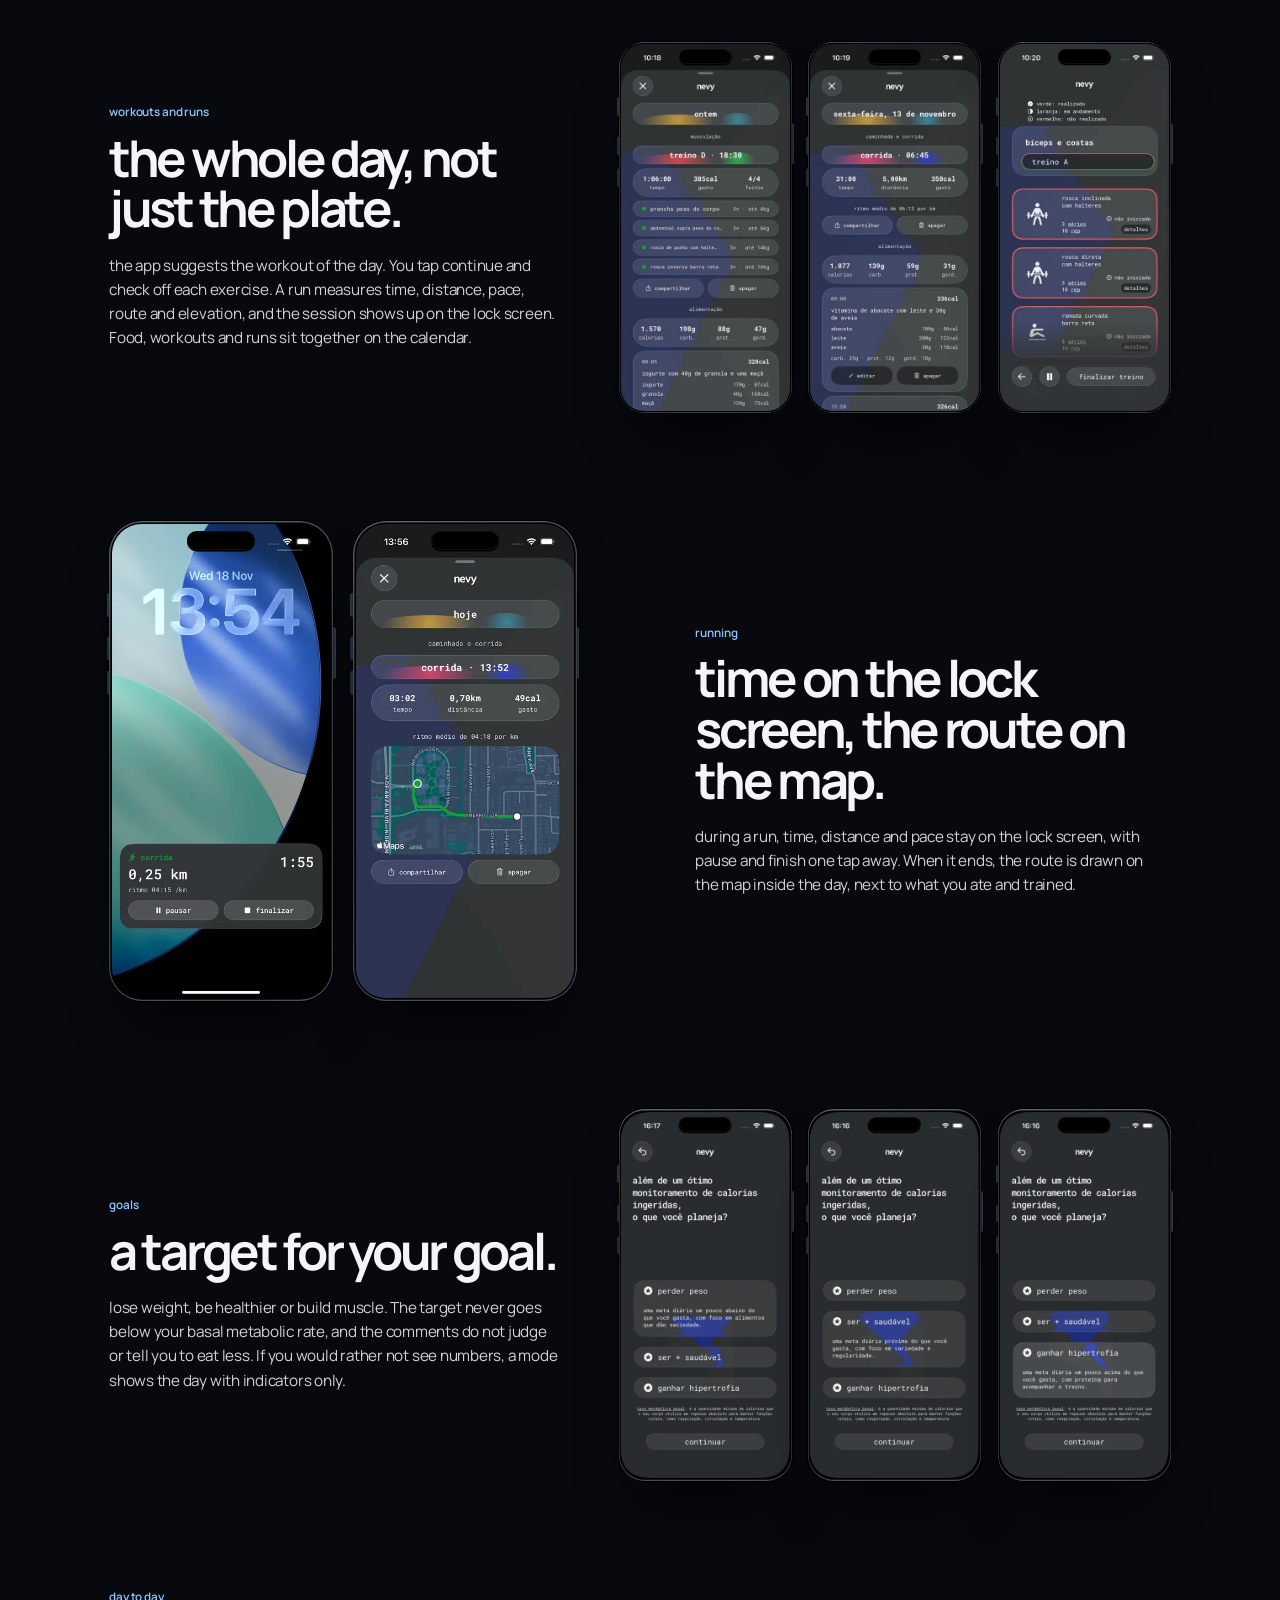
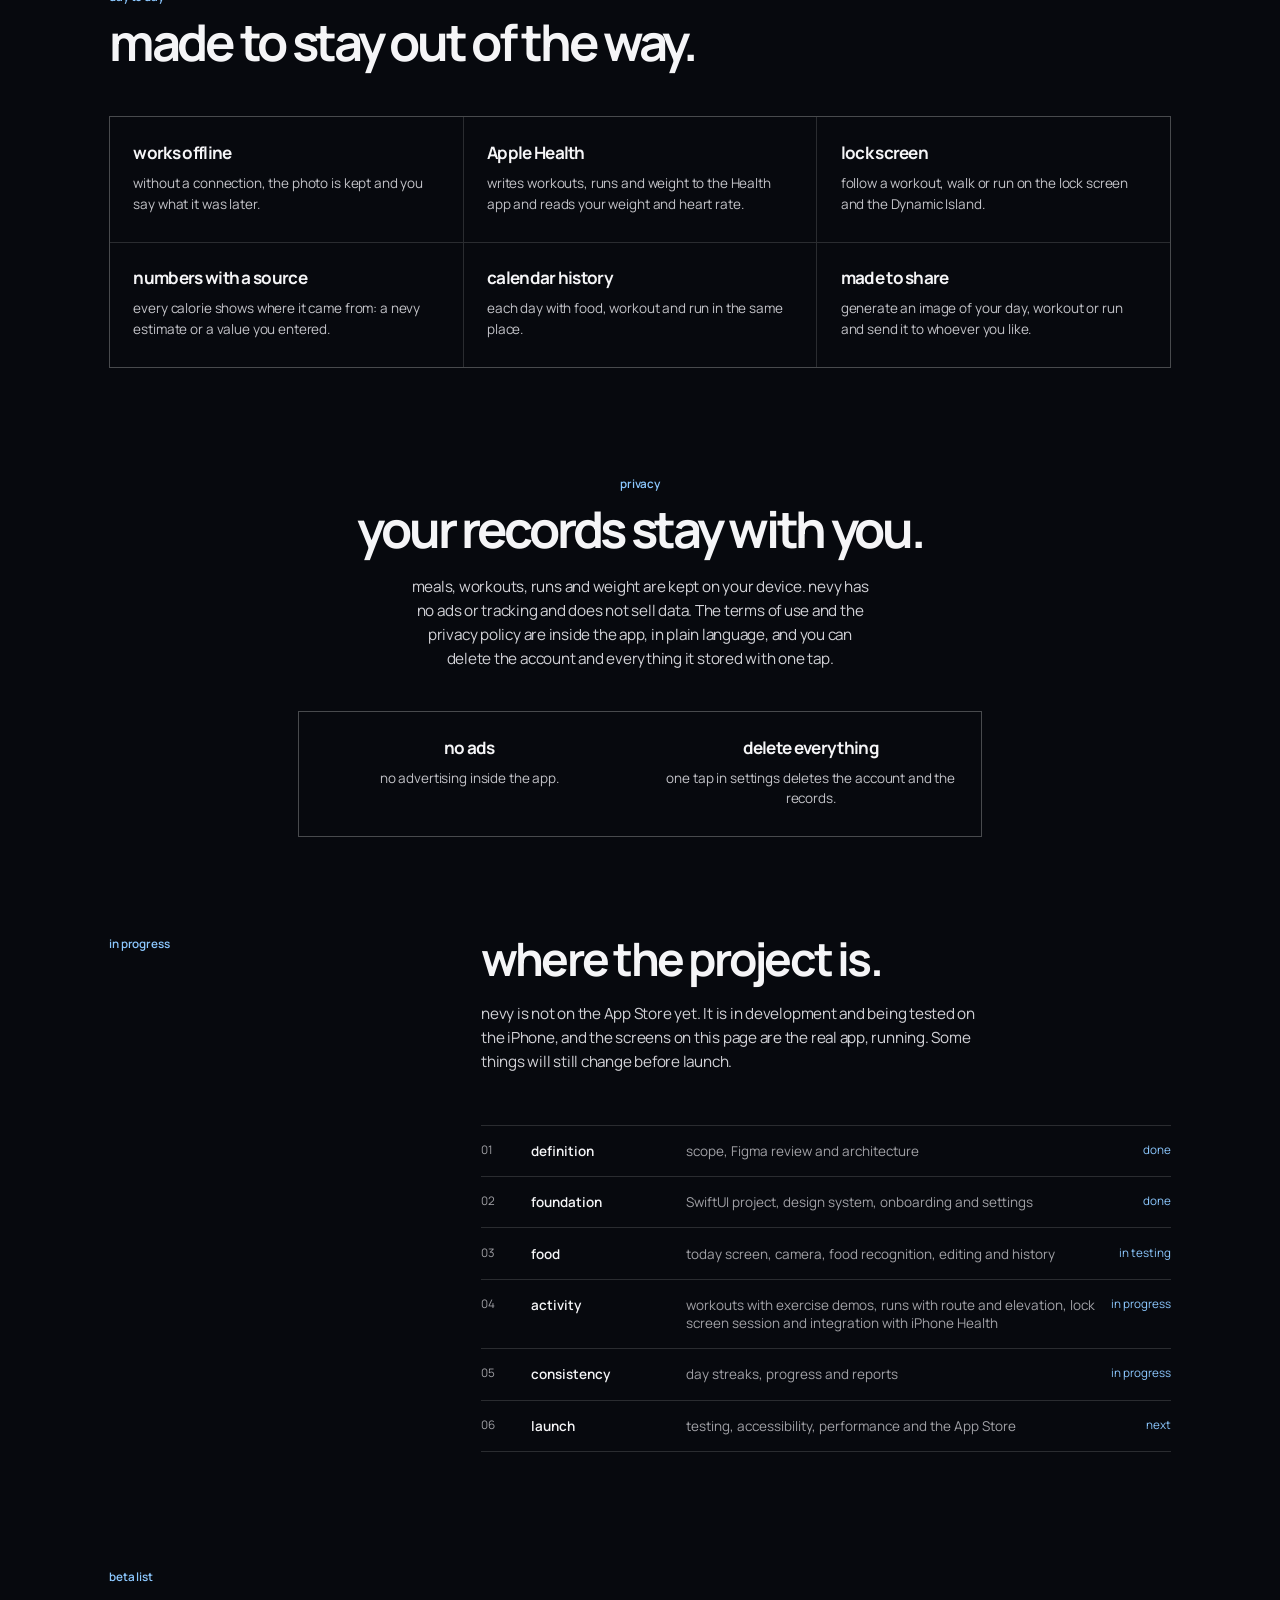
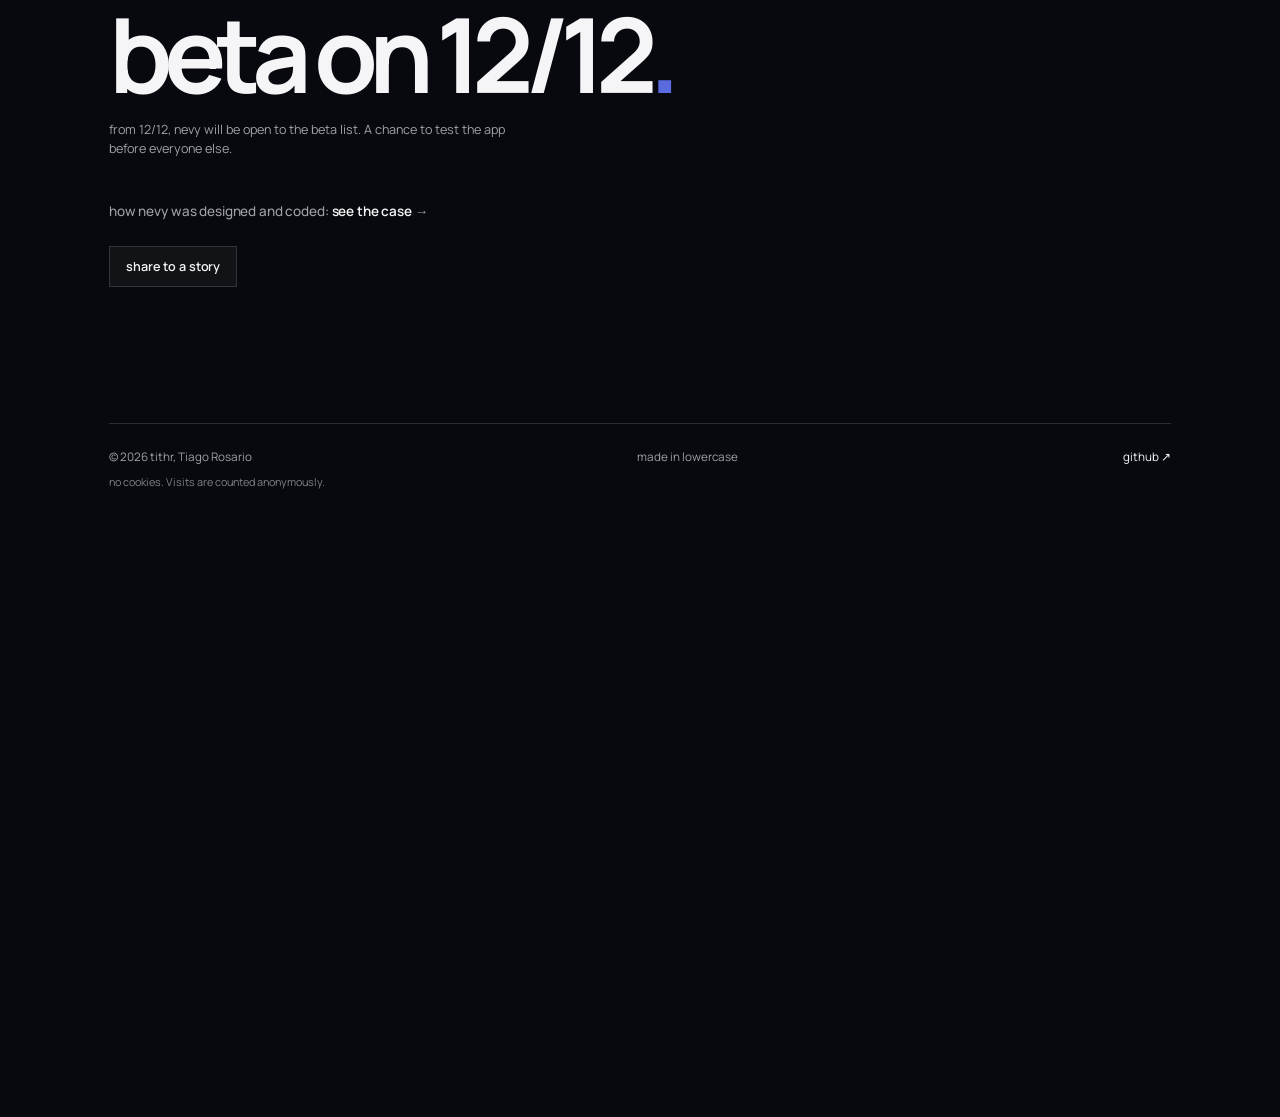
<file: nevy.html>
<!doctype html>
<html lang="pt-br">
  <head>
    <meta charset="UTF-8" />
    <meta name="viewport" content="width=device-width, initial-scale=1.0" />
    <meta name="description" data-i18n-attr="content:meta.lp" content="nevy é um app de iPhone para registrar comida, treino e corrida com poucos toques. Fotografe o prato e a refeição entra. Lista beta a partir de 12/12." />
    <title data-i18n="title.lp">nevy · registre o que você come com uma foto</title>
    <link rel="icon" type="image/svg+xml" href="favicon.svg" />
    <link rel="canonical" href="https://tithr.github.io/portfolio/nevy" />
    <meta property="og:type" content="website" />
    <meta property="og:site_name" content="nevy" />
    <meta property="og:locale" content="pt_BR" />
    <meta property="og:locale:alternate" content="en_US" />
    <meta property="og:url" content="https://tithr.github.io/portfolio/nevy" />
    <meta property="og:title" content="nevy · registre o que você come com uma foto" />
    <meta property="og:description" content="app de iPhone que junta comida, treino e corrida no mesmo dia. Lista beta a partir de 12/12." />
    <meta property="og:image" content="https://tithr.github.io/portfolio/img/og/nevy.jpg" />
    <meta property="og:image:width" content="1200" />
    <meta property="og:image:height" content="630" />
    <meta property="og:image:alt" content="nevy. Três telas do app: boas-vindas, o dia com as refeições e a câmera." />
    <meta name="twitter:card" content="summary_large_image" />
    <meta name="theme-color" content="#07090e" />
    <link rel="preload" href="fonts/manrope.woff2" as="font" type="font/woff2" crossorigin />
    <link rel="preload" href="img/nevy/03-hoje.webp" as="image" type="image/webp" fetchpriority="high" />
    <link rel="stylesheet" href="styles.css?v=50" />
    <script type="application/ld+json">{"@context":"https://schema.org","@type":"MobileApplication","name":"nevy","operatingSystem":"iOS","applicationCategory":"HealthApplication","inLanguage":"pt-BR","description":"App de iPhone para registrar comida, treino e corrida com poucos toques. Em desenvolvimento.","author":{"@type":"Person","name":"Tiago Rosario","url":"https://tithr.github.io/portfolio/"}}</script>
  </head>
  <body class="case-page lp">
    <a class="skip" href="#conteudo" data-i18n="skip">pular para o conteúdo</a>
    <header class="nav wrap">
      <a class="mark" href="nevy" aria-label="nevy, voltar ao topo" data-i18n-attr="aria-label:lp.aria.top">nevy<span>.</span></a>
      <nav aria-label="navegação principal" data-i18n-attr="aria-label:aria.nav">
        <a href="#como" data-i18n="lp.nav.how">como funciona</a>
        <a href="#privacidade" data-i18n="lp.nav.privacy">privacidade</a>
        <a href="#andamento" data-i18n="lp.nav.status">andamento</a>
      </nav>
      <span class="status lp-off" aria-disabled="true" data-i18n="lp.nav.off">lista beta · 12/12</span>
    </header>
    <div class="lang-switch" role="group" aria-label="idioma" data-i18n-attr="aria-label:aria.lang"><button type="button" data-lang="pt" aria-pressed="true">por</button><span>/</span><button type="button" data-lang="en" aria-pressed="false">en</button></div>

    <main id="conteudo">
      <section class="lp-hero wrap">
        <div class="lp-hero-copy">
          <h1 data-i18n="lp.hero.h">registre o que você come com uma foto<span>.</span></h1>
          <p class="case-lead" data-i18n="lp.hero.p">o nevy junta comida, treino e corrida no mesmo dia. Fotografe o prato ou escreva “duas maçãs”, e a refeição entra.</p>
          <div class="lp-cta">
            <button class="lp-btn" type="button" disabled data-i18n="lp.cta.off">lista beta · 12/12</button>
            <a class="lp-link" href="#como" data-i18n="lp.hero.more">ver como funciona ↓</a>
          </div>
          <p class="lp-soon" data-i18n="lp.soon">a partir do dia 12/12, o nevy estará disponível para a lista beta. Uma chance de testar o app antes de todo mundo.</p>
          <ul class="lp-trust">
            <li data-i18n="lp.trust1">sem anúncios</li>
            <li data-i18n="lp.trust2">registros no seu aparelho</li>
            <li data-i18n="lp.trust3">feito em português</li>
          </ul>
        </div>
        <div class="lp-hero-art" aria-hidden="false">
          <figure class="phone lp-back"><div class="phone-screen"><img data-i18n-attr="alt:alt.camera" src="img/nevy/04-camera.webp" alt="câmera apontada para um prato com brócolis, cenoura, repolho, arroz e carne moída." width="402" height="874" decoding="async" /></div></figure>
          <figure class="phone lp-front"><div class="phone-screen"><img data-i18n-attr="alt:alt.hoje" src="img/nevy/03-hoje.webp" alt="tela do dia com a lista de refeições, o total de calorias, os macros e o botão de câmera no centro." width="402" height="874" fetchpriority="high" decoding="async" /></div></figure>
        </div>
      </section>

      <section class="lp-section wrap" id="como">
        <p class="eyebrow" data-i18n="lp.how.e">como funciona</p>
        <h2 data-i18n="lp.how.h">três toques, e a refeição está registrada.</h2>
        <div class="lp-steps">
          <article>
            <figure class="phone"><div class="phone-screen"><img data-i18n-attr="alt:alt.camera2" src="img/nevy/04-camera.webp" alt="câmera identificando um prato." width="402" height="874" loading="lazy" decoding="async" /></div></figure>
            <h3 data-i18n="lp.s1.h">fotografe ou escreva.</h3>
            <p data-i18n="lp.s1.p">a câmera e o campo de texto ficam na tela principal. Uma foto do prato ou uma frase como “duas maçãs”.</p>
          </article>
          <article>
            <figure class="phone"><div class="phone-screen scroll-screen lp-static"><div class="scroll-track"><img data-i18n-attr="alt:alt.resultado" src="img/nevy/05-resultado-completo.webp" alt="resultado: prato identificado, com macros, lista de alimentos estimados e o botão registrar." width="402" height="1254" loading="lazy" decoding="async" /></div><div class="scroll-bar" aria-hidden="true"><span class="scroll-x" data-i18n-skip>×</span><span class="scroll-go"><span data-i18n="res.log">registrar</span><b data-i18n-skip>✓</b></span></div></div></figure>
            <h3 data-i18n="lp.s2.h">confira o que ele entendeu.</h3>
            <p data-i18n="lp.s2.p">o nevy sugere os alimentos, as porções e os macros. Você edita o que quiser, e nada entra no histórico até você tocar em registrar.</p>
          </article>
          <article>
            <figure class="phone"><div class="phone-screen"><img data-i18n-attr="alt:alt.hoje2" src="img/nevy/03-hoje.webp" alt="tela do dia com refeições, total de 1.179 calorias e macros." width="402" height="874" loading="lazy" decoding="async" /></div></figure>
            <h3 data-i18n="lp.s3.h">o dia em uma tela só.</h3>
            <p data-i18n="lp.s3.p">calorias, macros e refeições escritas do jeito que você falaria. Sem abrir menus para saber como você está.</p>
          </article>
        </div>
      </section>

      <section class="lp-section lp-split wrap" id="treino">
        <div class="lp-split-copy">
          <p class="eyebrow" data-i18n="lp.act.e">treino e corrida</p>
          <h2 data-i18n="lp.act.h">o dia inteiro, não só o prato.</h2>
          <p data-i18n="lp.act.p">o app sugere o treino do dia. Você toca em continuar e vai marcando cada exercício. A corrida mede tempo, distância, ritmo, percurso e elevação, e a sessão aparece na tela de bloqueio. Comida, treino e corrida ficam juntos no calendário.</p>
        </div>
        <div class="case-trio">
          <figure class="phone"><div class="phone-screen"><img data-i18n-attr="alt:alt.historico" src="img/nevy/06-historico.webp" alt="detalhe de um dia no histórico: treino D com tempo, gasto e exercícios feitos, e logo abaixo a alimentação do dia." width="402" height="874" loading="lazy" decoding="async" /></div></figure>
          <figure class="phone"><div class="phone-screen"><img data-i18n-attr="alt:alt.corrida" src="img/nevy/12-corrida.webp" alt="detalhe de uma corrida de 5 km no histórico, com tempo, distância, gasto e ritmo médio." width="402" height="874" loading="lazy" decoding="async" /></div></figure>
          <figure class="phone"><div class="phone-screen"><img data-i18n-attr="alt:alt.treino" src="img/nevy/07-treino.webp" alt="treino A em andamento, com a legenda de cores e os exercícios ainda não iniciados." width="402" height="874" loading="lazy" decoding="async" /></div></figure>
        </div>
      </section>

      <section class="lp-section lp-split lp-split-rev wrap" id="corrida">
        <div class="lp-duo">
          <figure class="phone"><div class="phone-screen"><img data-i18n-attr="alt:alt.lock" src="img/nevy/13-tela-bloqueio.webp" alt="tela de bloqueio do iPhone com a corrida em andamento: 0,25 km, ritmo de 4:15 por km e os botões pausar e finalizar." width="402" height="874" loading="lazy" decoding="async" /></div></figure>
          <figure class="phone"><div class="phone-screen"><img data-i18n-attr="alt:alt.mapa" src="img/nevy/14-corrida-mapa.webp" alt="corrida salva no calendário, com tempo, distância, gasto, ritmo médio e o percurso desenhado no mapa." width="402" height="874" loading="lazy" decoding="async" /></div></figure>
        </div>
        <div class="lp-split-copy">
          <p class="eyebrow" data-i18n="lp.run.e">corrida</p>
          <h2 data-i18n="lp.run.h">o tempo na tela de bloqueio, o percurso no mapa.</h2>
          <p data-i18n="lp.run.p">durante a corrida, o tempo, a distância e o ritmo ficam na tela de bloqueio, com pausar e finalizar a um toque. Ao terminar, o percurso fica desenhado no mapa dentro do dia, junto do que você comeu e treinou.</p>
        </div>
      </section>

      <section class="lp-section lp-split wrap" id="metas">
        <div class="lp-split-copy">
          <p class="eyebrow" data-i18n="lp.goal.e">metas</p>
          <h2 data-i18n="lp.goal.h">uma meta para o seu objetivo.</h2>
          <p data-i18n="lp.goal.p">perder peso, ser mais saudável ou ganhar hipertrofia. A meta nunca desce abaixo da sua taxa metabólica basal, e os comentários não julgam nem mandam comer menos. Quem prefere não ver números pode ligar um modo que mostra o dia só com indicadores.</p>
        </div>
        <div class="case-trio">
          <figure class="phone"><div class="phone-screen"><img data-i18n-attr="alt:alt.obj1" src="img/nevy/08-objetivo-perder.webp" alt="objetivo com a opção perder peso aberta: uma meta diária um pouco abaixo do que você gasta, com foco em alimentos que dão saciedade." width="402" height="874" loading="lazy" decoding="async" /></div></figure>
          <figure class="phone"><div class="phone-screen"><img data-i18n-attr="alt:alt.obj2" src="img/nevy/09-objetivo-saudavel.webp" alt="objetivo com a opção ser mais saudável aberta: uma meta diária próxima do que você gasta, com foco em variedade e regularidade." width="402" height="874" loading="lazy" decoding="async" /></div></figure>
          <figure class="phone"><div class="phone-screen"><img data-i18n-attr="alt:alt.obj3" src="img/nevy/10-objetivo-hipertrofia.webp" alt="objetivo com a opção ganhar hipertrofia aberta: uma meta diária um pouco acima do que você gasta, com proteína para acompanhar o treino." width="402" height="874" loading="lazy" decoding="async" /></div></figure>
        </div>
      </section>

      <section class="lp-section wrap" id="dia">
        <p class="eyebrow" data-i18n="lp.feat.e">no dia a dia</p>
        <h2 data-i18n="lp.feat.h">pensado para não atrapalhar.</h2>
        <ul class="lp-feats">
          <li><b data-i18n="lp.f1.h">funciona sem internet</b><span data-i18n="lp.f1.p">sem conexão, a foto fica guardada e você diz o que era depois.</span></li>
          <li><b data-i18n="lp.f2.h">Apple Saúde</b><span data-i18n="lp.f2.p">grava treinos, corridas e peso no app Saúde e lê seu peso e batimentos.</span></li>
          <li><b data-i18n="lp.f3.h">tela de bloqueio</b><span data-i18n="lp.f3.p">acompanhe treino, caminhada ou corrida na tela de bloqueio e na Dynamic Island.</span></li>
          <li><b data-i18n="lp.f4.h">números com origem</b><span data-i18n="lp.f4.p">toda caloria mostra de onde veio: estimativa do nevy ou valor informado por você.</span></li>
          <li><b data-i18n="lp.f5.h">histórico em calendário</b><span data-i18n="lp.f5.p">cada dia com a comida, o treino e a corrida no mesmo lugar.</span></li>
          <li><b data-i18n="lp.f6.h">para compartilhar</b><span data-i18n="lp.f6.p">gere uma imagem do seu dia, treino ou corrida e mande para quem quiser.</span></li>
        </ul>
      </section>

      <section class="lp-section lp-split wrap" id="privacidade">
        <div class="lp-split-copy">
          <p class="eyebrow" data-i18n="lp.priv.e">privacidade</p>
          <h2 data-i18n="lp.priv.h">seus registros ficam com você.</h2>
          <p data-i18n="lp.priv.p">refeições, treinos, corridas e peso ficam guardados no seu aparelho. O nevy não tem anúncios nem rastreamento e não vende dados. Os termos de uso e a política de privacidade ficam dentro do app, em linguagem comum, e você apaga a conta e tudo o que ela guardou com um toque.</p>
        </div>
        <ul class="lp-feats lp-feats-col">
          <li><b data-i18n="lp.p1.h">sem anúncios</b><span data-i18n="lp.p1.p">nada de propaganda dentro do app.</span></li>
          <li><b data-i18n="lp.p3.h">apague tudo</b><span data-i18n="lp.p3.p">um toque em configurações apaga a conta e os registros.</span></li>
        </ul>
      </section>

      <section class="case-section wrap" id="andamento">
        <p class="eyebrow" data-i18n="lp.build.e">em construção</p>
        <div class="case-copy">
          <h2 data-i18n="lp.build.h">onde o projeto está.</h2>
          <p data-i18n="lp.build.p">o nevy ainda não está na App Store. Ele está em desenvolvimento e em testes no iPhone, e as telas desta página são do app de verdade, rodando. Algumas coisas ainda vão mudar até o lançamento.</p>
        </div>
        <ol class="case-timeline">
          <li><b data-i18n="t1.b">definição</b><span data-i18n="t1.s">escopo, revisão do Figma e arquitetura</span><i data-i18n="st.done">feito</i></li>
          <li><b data-i18n="t2.b">fundação</b><span data-i18n="t2.s">projeto em SwiftUI, design system, onboarding e configurações</span><i data-i18n="st.done">feito</i></li>
          <li><b data-i18n="t3.b">alimentação</b><span data-i18n="t3.s">tela do dia, câmera, reconhecimento dos alimentos, edição e histórico</span><i data-i18n="st.test">em teste</i></li>
          <li><b data-i18n="t4.b">atividade</b><span data-i18n="t4.s">treino com demonstração dos exercícios, corrida com percurso e elevação, sessão na tela de bloqueio e integração com o Saúde do iPhone</span><i data-i18n="st.doing">em andamento</i></li>
          <li><b data-i18n="t5.b">constância</b><span data-i18n="t5.s">sequência de dias, progresso e relatórios</span><i data-i18n="st.doing">em andamento</i></li>
          <li><b data-i18n="t6.b">lançamento</b><span data-i18n="t6.s">testes, acessibilidade, desempenho e App Store</span><i data-i18n="st.next">próximo</i></li>
        </ol>
      </section>

      <section class="case-next wrap" id="avisar">
        <p class="eyebrow" data-i18n="lp.end.e">lista beta</p>
        <p class="lp-big" data-i18n="lp.end.cta">beta em 12/12<span>.</span></p>
        <p class="lp-note" data-i18n="lp.end.note">a partir do dia 12/12, o nevy estará disponível para a lista beta. Uma chance de testar o app antes de todo mundo.</p>
        <a class="case-more" href="nevy-case" data-i18n="lp.end.case">como o nevy foi desenhado e programado: <b>ver o case</b> →</a>
        <button class="share" type="button" data-share-toggle aria-expanded="false" aria-controls="share-picker"><span data-i18n="share.btn">compartilhar no story</span></button>
        <div class="share-picker" id="share-picker" hidden>
          <p data-i18n="share.pick">escolha o que mostrar no story</p>
          <ul>
          <li><button type="button" data-share="img/story/nevy.jpg" data-share-url="https://tithr.github.io/portfolio/nevy"><span data-i18n="share.s.top">início da página</span></button></li>
          <li><button type="button" data-share="img/story/nevy-como.jpg" data-share-url="https://tithr.github.io/portfolio/nevy#como"><span data-i18n="share.s.como">como funciona</span></button></li>
          <li><button type="button" data-share="img/story/nevy-treino.jpg" data-share-url="https://tithr.github.io/portfolio/nevy#treino"><span data-i18n="share.s.treino">treino e corrida</span></button></li>
          <li><button type="button" data-share="img/story/nevy-corrida.jpg" data-share-url="https://tithr.github.io/portfolio/nevy#corrida"><span data-i18n="share.s.corrida">corrida</span></button></li>
          <li><button type="button" data-share="img/story/nevy-metas.jpg" data-share-url="https://tithr.github.io/portfolio/nevy#metas"><span data-i18n="share.s.metas">metas</span></button></li>
          <li><button type="button" data-share="img/story/nevy-dia.jpg" data-share-url="https://tithr.github.io/portfolio/nevy#dia"><span data-i18n="share.s.dia">no dia a dia</span></button></li>
          <li><button type="button" data-share="img/story/nevy-privacidade.jpg" data-share-url="https://tithr.github.io/portfolio/nevy#privacidade"><span data-i18n="share.s.priv">privacidade</span></button></li>
          <li><button type="button" data-share="img/story/nevy-andamento.jpg" data-share-url="https://tithr.github.io/portfolio/nevy#andamento"><span data-i18n="share.s.status">andamento</span></button></li>
          <li><button type="button" data-share="img/story/nevy-avisar.jpg" data-share-url="https://tithr.github.io/portfolio/nevy#avisar"><span data-i18n="share.s.beta">beta em 12/12</span></button></li>
          </ul>
        </div><span class="share-note" role="status" aria-live="polite"></span>
      </section>
    </main>

    <footer class="wrap">
      <span>© 2026 tithr, Tiago Rosario</span>
      <span data-i18n="footer.made">feito em minúsculas</span>
      <a href="https://github.com/tithr" target="_blank" rel="noreferrer">github ↗</a>
      <span class="footer-note" data-i18n="footer.privacy">sem cookies. As visitas são contadas de forma anônima.</span>
    </footer>
    <script src="i18n.js?v=16" defer></script>
    <script src="lenis.min.js" defer></script>
    <script src="site.js?v=3" defer></script>
  </body>
</html>
</file>
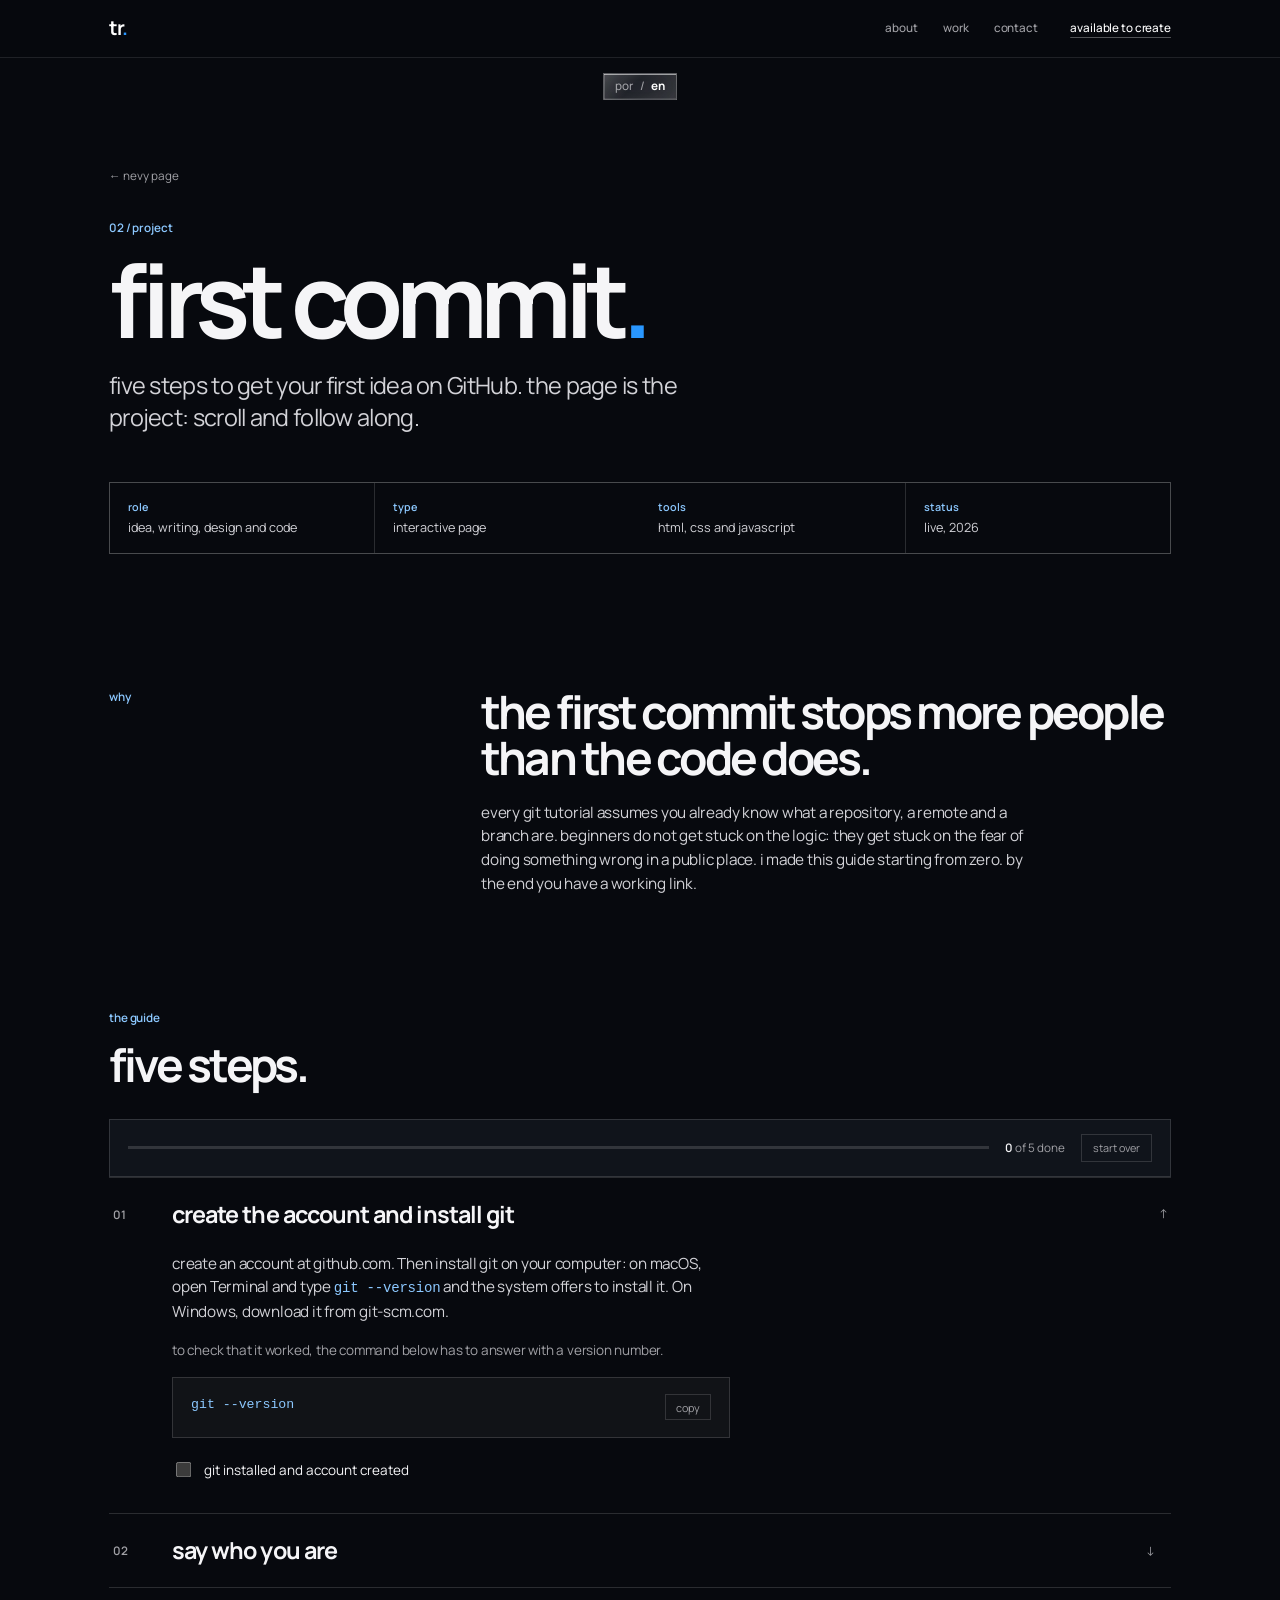
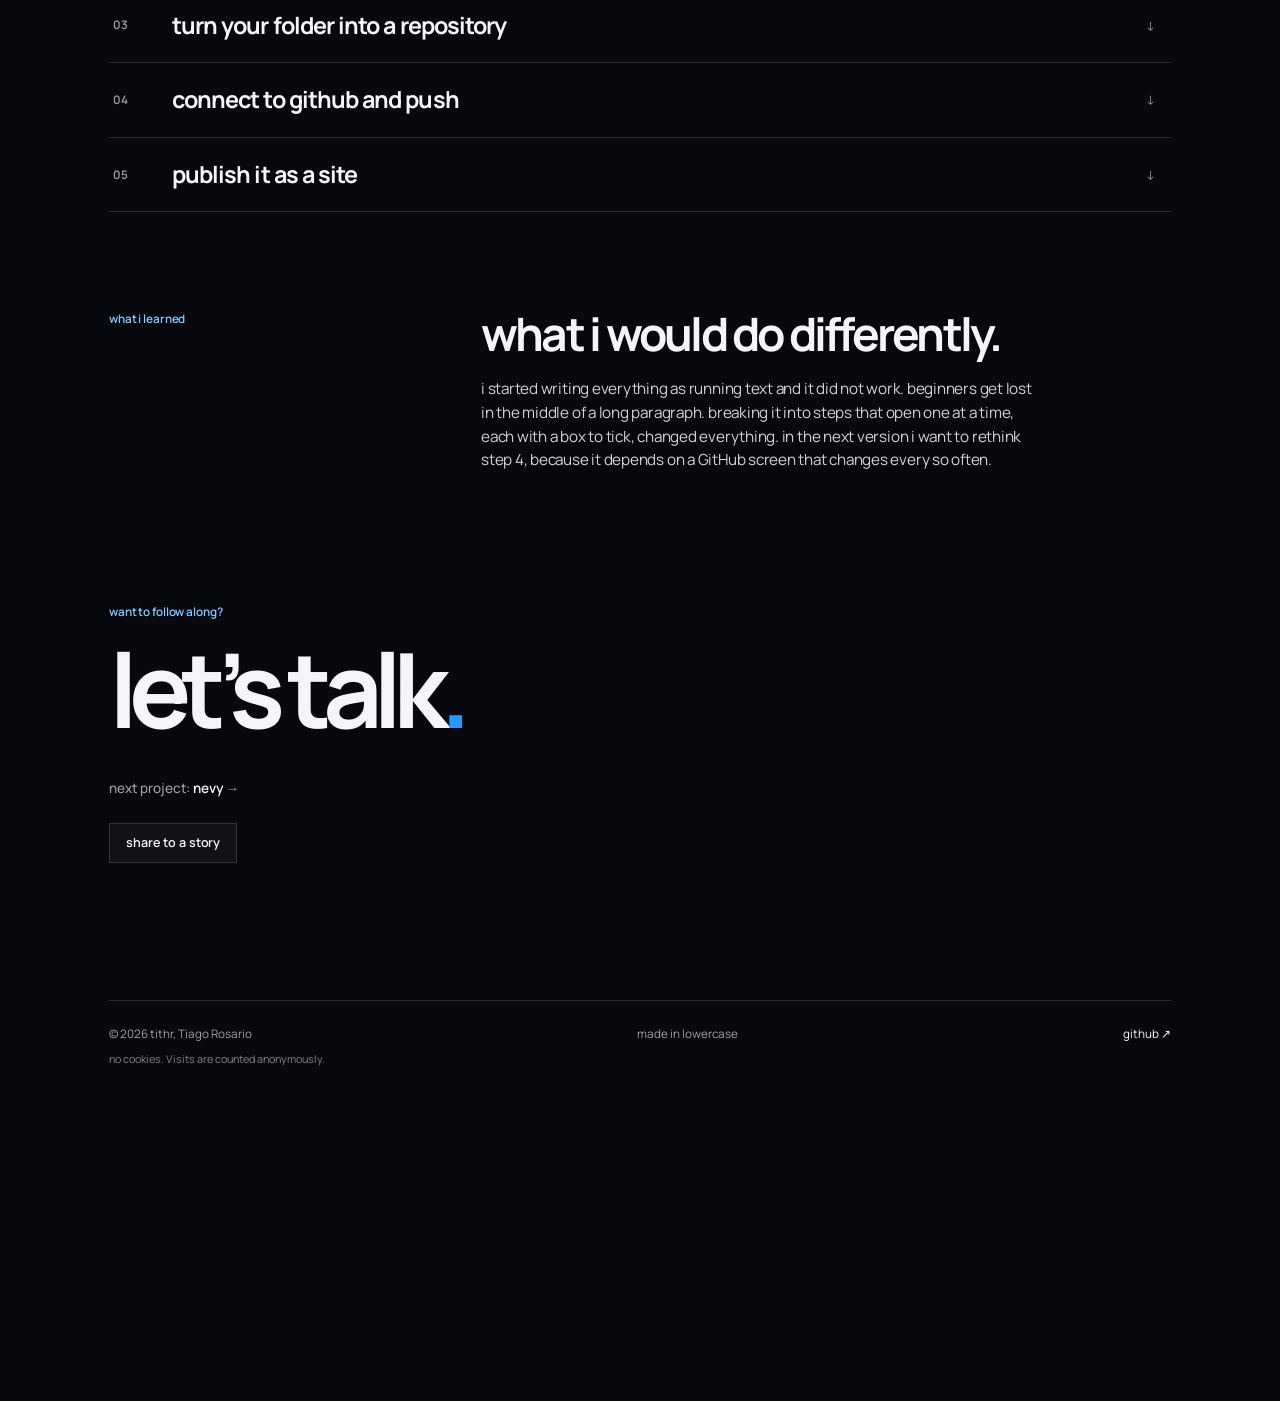
<file: primeiro-commit.html>
<!doctype html>
<html lang="pt-br">
  <head>
    <meta charset="UTF-8" />
    <meta name="viewport" content="width=device-width, initial-scale=1.0" />
    <meta name="description" data-i18n-attr="content:meta.pc" content="primeiro commit: cinco passos para colocar sua primeira ideia no GitHub. por Tiago Rosario." />
    <title data-i18n="title.pc">primeiro commit · Tiago Rosario</title>
    <link rel="icon" type="image/svg+xml" href="favicon.svg" />
    <link rel="canonical" href="https://tithr.github.io/portfolio/primeiro-commit" />
    <meta property="og:type" content="article" />
    <meta property="og:site_name" content="Tiago Rosario" />
    <meta property="og:locale" content="pt_BR" />
    <meta property="og:locale:alternate" content="en_US" />
    <meta property="og:url" content="https://tithr.github.io/portfolio/primeiro-commit" />
    <meta property="og:title" content="primeiro commit · Tiago Rosario" />
    <meta property="og:description" content="cinco passos para colocar sua primeira ideia no GitHub, do zero até um site no ar." />
    <meta property="og:image" content="https://tithr.github.io/portfolio/img/og/primeiro-commit.jpg" />
    <meta property="og:image:width" content="1200" />
    <meta property="og:image:height" content="630" />
    <meta property="og:image:alt" content="primeiro commit. Cinco passos para colocar sua primeira ideia no GitHub." />
    <meta name="twitter:card" content="summary_large_image" />
    <meta name="theme-color" content="#07090e" />
    <link rel="preload" href="fonts/manrope.woff2" as="font" type="font/woff2" crossorigin />
    <link rel="stylesheet" href="styles.css?v=50" />
  </head>
  <body class="case-page">
    <a class="skip" href="#conteudo" data-i18n="skip">pular para o conteúdo</a>
    <header class="nav wrap">
      <a class="mark" href="./" aria-label="voltar ao início" data-i18n-attr="aria-label:aria.home">tr<span>.</span></a>
      <nav aria-label="navegação principal" data-i18n-attr="aria-label:aria.nav">
        <a href="./#sobre" data-i18n="nav.about">sobre</a>
        <a href="./#trabalhos" data-i18n="nav.work">trabalhos</a>
        <a href="./#contato" data-i18n="nav.contact">contato</a>
      </nav>
      <a class="status" href="./#contato" data-i18n="nav.status">disponível para criar</a>
    </header>
    <div class="lang-switch" role="group" aria-label="idioma" data-i18n-attr="aria-label:aria.lang"><button type="button" data-lang="pt" aria-pressed="true">por</button><span>/</span><button type="button" data-lang="en" aria-pressed="false">en</button></div>

    <main id="conteudo">
      <section class="case-hero wrap">
        <a class="case-back" href="./#trabalhos" data-i18n="case.back">← trabalhos</a>
        <p class="eyebrow" data-i18n="pc.eyebrow">02 / projeto</p>
        <h1 data-i18n="pc.h1">primeiro commit<span>.</span></h1>
        <p class="case-lead" data-i18n="pc.lead">cinco passos para colocar sua primeira ideia no GitHub. a página é o projeto: role e siga.</p>
        <dl class="case-meta">
          <div><dt data-i18n="case.role.t">papel</dt><dd data-i18n="pc.role.d">ideia, texto, design e código</dd></div>
          <div><dt data-i18n="pc.kind.t">tipo</dt><dd data-i18n="pc.kind.d">página interativa</dd></div>
          <div><dt data-i18n="case.tools.t">ferramentas</dt><dd data-i18n="pc.tools.d">html, css e javascript</dd></div>
          <div><dt data-i18n="case.status.t">status</dt><dd data-i18n="pc.status.d">no ar, 2026</dd></div>
        </dl>
      </section>

      <section class="case-section wrap">
        <p class="eyebrow" data-i18n="pc.why.e">por quê</p>
        <div class="case-copy">
          <h2 data-i18n="pc.why.h">o primeiro commit trava mais gente do que o código.</h2>
          <p data-i18n="pc.why.p">todo tutorial de git começa supondo que você já sabe o que é um repositório, um remote e uma branch. quem está começando não trava na lógica: trava no medo de fazer errado em um lugar público. eu fiz esse guia partindo do zero. no final você tem um link funcionando.</p>
        </div>
      </section>

      <section class="guide wrap" id="guia">
        <div class="guide-head">
          <p class="eyebrow" data-i18n="pc.guide.e">o guia</p>
          <h2 data-i18n="pc.guide.h">cinco passos.</h2>
        </div>

        <div class="guide-bar" role="group" aria-label="progresso do guia" data-i18n-attr="aria-label:pc.aria.progress">
          <div class="guide-track"><span class="guide-fill" id="fill"></span></div>
          <p class="guide-count"><b id="done" data-i18n-skip>0</b><span data-i18n="pc.guide.of"> de 5 concluídos</span></p>
          <button type="button" class="guide-reset" id="reset" data-i18n="pc.guide.reset">recomeçar</button>
        </div>

        <ol class="steps" id="steps">
          <li class="step" data-step="1">
            <button type="button" class="step-head" aria-expanded="false">
              <span class="step-num">01</span>
              <span class="step-title" data-i18n="pc.s1.t">criar a conta e instalar o git</span>
              <span class="step-chevron" aria-hidden="true">↓</span>
            </button>
            <div class="step-body">
              <p data-i18n="pc.s1.p">crie uma conta em github.com. Depois instale o git no seu computador: no macOS, basta abrir o Terminal e digitar <code>git --version</code>, que o sistema oferece a instalação. No Windows, baixe em git-scm.com.</p>
              <p class="step-note" data-i18n="pc.s1.n">para conferir se deu certo, o comando abaixo precisa responder com um número de versão.</p>
              <div class="code" data-i18n-skip><code>git --version</code><button type="button" class="copy" data-i18n="pc.copy">copiar</button></div>
              <label class="step-check"><input type="checkbox" /><span data-i18n="pc.s1.c">git instalado e conta criada</span></label>
            </div>
          </li>

          <li class="step" data-step="2">
            <button type="button" class="step-head" aria-expanded="false">
              <span class="step-num">02</span>
              <span class="step-title" data-i18n="pc.s2.t">dizer quem você é</span>
              <span class="step-chevron" aria-hidden="true">↓</span>
            </button>
            <div class="step-body">
              <p data-i18n="pc.s2.p">o git assina cada mudança com um nome e um e-mail. você faz isso uma vez só. use o mesmo e-mail da conta do GitHub para que os commits apareçam no seu perfil.</p>
              <div class="code" data-i18n-skip><code>git config --global user.name "seu nome"
git config --global user.email "seu@email.com"</code><button type="button" class="copy" data-i18n="pc.copy">copiar</button></div>
              <label class="step-check"><input type="checkbox" /><span data-i18n="pc.s2.c">nome e e-mail configurados</span></label>
            </div>
          </li>

          <li class="step" data-step="3">
            <button type="button" class="step-head" aria-expanded="false">
              <span class="step-num">03</span>
              <span class="step-title" data-i18n="pc.s3.t">transformar sua pasta em um repositório</span>
              <span class="step-chevron" aria-hidden="true">↓</span>
            </button>
            <div class="step-body">
              <p data-i18n="pc.s3.p">abra o terminal dentro da pasta do seu projeto. O primeiro comando cria o repositório, o segundo marca todos os arquivos e o terceiro salva esse estado com uma mensagem. Commit é só isso: uma foto do projeto com um bilhete explicando.</p>
              <div class="code" data-i18n-skip><code>git init
git add .
git commit -m "primeiro commit"</code><button type="button" class="copy" data-i18n="pc.copy">copiar</button></div>
              <p class="step-note" data-i18n="pc.s3.n">nada disso vai para a internet ainda. Até aqui tudo acontece só no seu computador, e é por isso que não há como estragar nada.</p>
              <label class="step-check"><input type="checkbox" /><span data-i18n="pc.s3.c">primeiro commit feito</span></label>
            </div>
          </li>

          <li class="step" data-step="4">
            <button type="button" class="step-head" aria-expanded="false">
              <span class="step-num">04</span>
              <span class="step-title" data-i18n="pc.s4.t">conectar com o github e enviar</span>
              <span class="step-chevron" aria-hidden="true">↓</span>
            </button>
            <div class="step-body">
              <p data-i18n="pc.s4.p">no GitHub, clique em New repository, dê um nome e crie sem marcar nenhuma opção extra. A tela seguinte mostra um endereço terminado em .git. Troque os dois campos abaixo pelos seus e copie os comandos prontos.</p>
              <div class="fields">
                <label><span data-i18n="pc.s4.user">seu usuário</span><input type="text" id="user" placeholder="tithr" autocomplete="off" spellcheck="false" /></label>
                <label><span data-i18n="pc.s4.repo">nome do repositório</span><input type="text" id="repo" placeholder="meu-projeto" autocomplete="off" spellcheck="false" /></label>
              </div>
              <div class="code" data-i18n-skip><code id="remote">git remote add origin https://github.com/tithr/meu-projeto.git
git branch -M main
git push -u origin main</code><button type="button" class="copy" data-i18n="pc.copy">copiar</button></div>
              <p class="step-note" data-i18n="pc.s4.n">na primeira vez o git vai pedir login. Use a janela do navegador que abre, ou um token em vez da senha: o GitHub não aceita mais a senha da conta no terminal.</p>
              <label class="step-check"><input type="checkbox" /><span data-i18n="pc.s4.c">código no ar no github</span></label>
            </div>
          </li>

          <li class="step" data-step="5">
            <button type="button" class="step-head" aria-expanded="false">
              <span class="step-num">05</span>
              <span class="step-title" data-i18n="pc.s5.t">publicar como site</span>
              <span class="step-chevron" aria-hidden="true">↓</span>
            </button>
            <div class="step-body">
              <p data-i18n="pc.s5.p">se o seu projeto tem um index.html, ele pode virar um site em um minuto. No repositório, vá em Settings, depois Pages, e em Branch escolha main e a pasta raiz. Salve e espere um pouco.</p>
              <p class="step-note" data-i18n="pc.s5.n">o endereço do seu site fica assim:</p>
              <div class="code" data-i18n-skip><code id="pages">https://tithr.github.io/meu-projeto/</code><button type="button" class="copy" data-i18n="pc.copy">copiar</button></div>
              <p data-i18n="pc.s5.p2">a partir daqui o ciclo é sempre o mesmo: mudar um arquivo, <code>git add .</code>, <code>git commit -m "o que mudou"</code> e <code>git push</code>. É o mesmo comando que publicou este guia.</p>
              <label class="step-check"><input type="checkbox" /><span data-i18n="pc.s5.c">site publicado</span></label>
            </div>
          </li>
        </ol>

        <p class="guide-done" id="finish" hidden data-i18n="pc.finish">pronto. Sua primeira ideia está pública, com endereço e tudo.</p>
      </section>

      <section class="case-section wrap">
        <p class="eyebrow" data-i18n="pc.learn.e">aprendizado</p>
        <div class="case-copy">
          <h2 data-i18n="pc.learn.h">o que eu faria diferente.</h2>
          <p data-i18n="pc.learn.p">comecei escrevendo tudo corrido e não funcionava. quem está começando se perde no meio de um parágrafo longo. quebrar em passos que abrem um por vez, com uma caixa para marcar, mudou tudo. na próxima versão quero repensar o passo 4, porque ele depende de uma tela do GitHub que muda de tempos em tempos.</p>
        </div>
      </section>

      <section class="case-next wrap">
        <p class="eyebrow" data-i18n="case.follow.e">quer acompanhar?</p>
        <a href="./#contato" data-i18n="case.follow.cta">vamos conversar<span>.</span></a>
        <a class="case-more" href="nevy" data-i18n="case.more.nevy">próximo projeto: <b>nevy</b> →</a>
        <button class="share" type="button" data-share="img/story/primeiro-commit.jpg" data-share-url="https://tithr.github.io/portfolio/primeiro-commit"><span data-i18n="share.btn">compartilhar no story</span></button><span class="share-note" role="status" aria-live="polite"></span>
      </section>
    </main>

    <footer class="wrap">
      <span>© 2026 tithr, Tiago Rosario</span>
      <span data-i18n="footer.made">feito em minúsculas</span>
      <a href="https://github.com/tithr" target="_blank" rel="noreferrer">github ↗</a>
      <span class="footer-note" data-i18n="footer.privacy">sem cookies. As visitas são contadas de forma anônima.</span>
    </footer>
    <script src="i18n.js?v=16"></script>
    <script src="lenis.min.js"></script>
    <script src="site.js?v=3"></script>
    <script>
      (() => {
        const steps = [...document.querySelectorAll('.step')];
        const fill = document.getElementById('fill');
        const doneEl = document.getElementById('done');
        const finish = document.getElementById('finish');
        const KEY = 'tr-pc-steps';

        const read = () => { try { return JSON.parse(localStorage.getItem(KEY)) || []; } catch (e) { return []; } };
        const save = (v) => { try { localStorage.setItem(KEY, JSON.stringify(v)); } catch (e) {} };

        const open = (step, state) => {
          const head = step.querySelector('.step-head');
          head.setAttribute('aria-expanded', String(state));
          step.classList.toggle('is-open', state);
        };

        const refresh = () => {
          const marks = steps.filter((s) => s.querySelector('.step-check input').checked);
          const n = marks.length;
          doneEl.textContent = String(n);
          fill.style.width = (n / steps.length * 100) + '%';
          finish.hidden = n < steps.length;
          steps.forEach((s) => s.classList.toggle('is-done', s.querySelector('.step-check input').checked));
          save(steps.filter((s) => s.querySelector('.step-check input').checked).map((s) => s.dataset.step));
        };

        const saved = read();
        steps.forEach((step, i) => {
          const head = step.querySelector('.step-head');
          const box = step.querySelector('.step-check input');
          box.checked = saved.includes(step.dataset.step);
          head.addEventListener('click', () => open(step, !step.classList.contains('is-open')));
          box.addEventListener('change', () => {
            refresh();
            if (box.checked && steps[i + 1]) { open(step, false); open(steps[i + 1], true); }
          });
        });
        open(steps[0], true);
        refresh();

        document.getElementById('reset').addEventListener('click', () => {
          steps.forEach((s) => { s.querySelector('.step-check input').checked = false; open(s, false); });
          open(steps[0], true);
          refresh();
        });

        const user = document.getElementById('user');
        const repo = document.getElementById('repo');
        const remote = document.getElementById('remote');
        const pages = document.getElementById('pages');
        const clean = (v, fallback) => (v.trim().replace(/[^a-zA-Z0-9._-]/g, '') || fallback);
        const sync = () => {
          const u = clean(user.value, 'tithr');
          const r = clean(repo.value, 'meu-projeto');
          remote.textContent = `git remote add origin https://github.com/${u}/${r}.git\ngit branch -M main\ngit push -u origin main`;
          pages.textContent = `https://${u.toLowerCase()}.github.io/${r}/`;
        };
        user.addEventListener('input', sync);
        repo.addEventListener('input', sync);

        document.querySelectorAll('.copy').forEach((btn) => {
          btn.addEventListener('click', async () => {
            const text = btn.parentElement.querySelector('code').textContent;
            const label = btn.textContent;
            const en = document.documentElement.lang === 'en';
            try { await navigator.clipboard.writeText(text); btn.textContent = en ? 'copied' : 'copiado'; }
            catch (e) { btn.textContent = en ? 'copy it by hand' : 'copie à mão'; }
            setTimeout(() => { btn.textContent = label; }, 1600);
          });
        });
      })();
    </script>
  </body>
</html>
</file>
<file: styles.css>
/* ============ base ============ */
@font-face { font-family: Manrope; font-style: normal; font-weight: 200 800; font-display: swap; src: url(fonts/manrope.woff2) format("woff2"); }
@property --ang { syntax: "<angle>"; inherits: false; initial-value: 0deg; }

:root {
  color-scheme: dark;
  --bg: #07090e;
  --ink: #f5f5f7;
  --muted: #a1a1a6;
  --acid: #2997ff;
  --sky: #8cc8ff;
  --line: rgba(255, 255, 255, .14);
  --sans: -apple-system, BlinkMacSystemFont, "SF Pro Display", "SF Pro Text", Manrope, "Helvetica Neue", Arial, sans-serif;
  --mono: ui-monospace, SFMono-Regular, Menlo, Consolas, monospace;
  --sheen: linear-gradient(118deg, rgba(255,255,255,.34), rgba(255,255,255,.04) 36%, rgba(255,255,255,0) 62%, rgba(255,255,255,.16));
}

/* sem cantos arredondados; o iPhone é a única exceção (seletores com classe vencem o *) */
*, *::before, *::after { box-sizing: border-box; border-radius: 0; }
html { scroll-behavior: smooth; scroll-padding-top: 88px; }
html.lenis, html.lenis body { height: auto; }
html.lenis { scroll-behavior: auto; }
body { margin: 0; min-width: 320px; background: var(--bg); color: var(--ink); font-family: var(--sans); font-size: 16px; -webkit-font-smoothing: antialiased; text-rendering: optimizeLegibility; }
a { color: inherit; text-decoration: none; }
h1, h2, p { margin-top: 0; }
.wrap { width: min(1180px, calc(100% - 48px)); margin: auto; }
:focus-visible { outline: 2px solid var(--sky); outline-offset: 3px; }
.skip { position: absolute; left: 16px; top: -64px; z-index: 30; padding: 10px 14px; background: var(--acid); color: #fff; font-size: 13px; font-weight: 600; transition: top .2s; }
.skip:focus { top: 12px; }

/* ============ vidro ============ */
.lang-switch, .round-link, .orb, .nevy-grid > div {
  background-color: rgba(255,255,255,.05);
  background-image: linear-gradient(135deg, rgba(255,255,255,.2), rgba(255,255,255,.05) 42%, rgba(255,255,255,.12));
  border: 1px solid rgba(255,255,255,.22);
  box-shadow:
    inset 0 1px 0 rgba(255,255,255,.55),
    inset 1px 0 0 rgba(255,255,255,.2),
    inset 0 -1px 0 rgba(255,255,255,.1),
    inset 0 0 24px rgba(255,255,255,.06);
  -webkit-backdrop-filter: blur(22px) saturate(190%) brightness(1.08);
  backdrop-filter: blur(22px) saturate(190%) brightness(1.08);
}

/* ============ navegação e idioma ============ */
.nav {
  position: sticky; top: 0; z-index: 20; width: 100%; height: 64px; margin: 0;
  padding: 0 max(24px, calc((100% - 1180px) / 2));
  display: flex; align-items: center; gap: 36px;
  font-size: 13px; font-weight: 500; letter-spacing: -.01em;
  background: rgba(7,9,14,.97);
  border-bottom: 1px solid rgba(255,255,255,.1);
  transform: translateZ(0);
}
.mark { margin-right: auto; color: #fff; font-size: 22px; font-weight: 700; letter-spacing: -1px; line-height: 1; }
.mark span, .contact a span { color: var(--acid); }
.nav nav { display: flex; gap: 28px; }
nav a { color: var(--muted); transition: color .2s; }
nav a:hover { color: #fff; }
.status { white-space: nowrap; color: #fff; text-decoration: underline; text-decoration-color: rgba(255,255,255,.3); text-underline-offset: 5px; transition: text-decoration-color .2s; }
.status:hover { text-decoration-color: #fff; }
.lang-switch { display: flex; align-items: center; justify-content: center; gap: 4px; width: max-content; margin: 17px auto 0; padding: 1px 9px; color: var(--muted); font-size: 13px; font-weight: 500; letter-spacing: -.01em; }
/* alvo de toque de pelo menos 24 px sem mudar o tamanho da cápsula */
.lang-switch button { min-height: 24px; border: 0; padding: 4px 3px; background: none; color: inherit; font: inherit; cursor: pointer; transition: color .2s; }
.lang-switch button[aria-pressed="true"] { color: #fff; font-weight: 700; }
.lang-switch button:hover { color: var(--sky); }

/* ============ home: hero ============ */
.hero { --s: min(29vw, 338px); position: relative; isolation: isolate; overflow: hidden; min-height: calc(100svh - 98px); padding: 105px 0 88px; }
.eyebrow { margin: 0; color: var(--sky); font-size: 13px; font-weight: 600; letter-spacing: -.01em; text-transform: lowercase; }
h1 { position: relative; z-index: 1; max-width: 1050px; margin: 25px 0 45px; font-size: clamp(57px, 8.85vw, 132px); font-weight: 700; letter-spacing: -.075em; line-height: .93; }
h1 em {
  display: inline-block; font-style: normal; color: transparent;
  background-image: linear-gradient(100deg, #fff 0%, #bfe2ff 16%, #2997ff 34%, #a78bfa 50%, #ff8ac0 64%, #6fe3ee 80%, #fff 100%);
  background-size: 200% 100%;
  -webkit-background-clip: text; background-clip: text;
  filter: drop-shadow(0 8px 28px rgba(41,151,255,.28));
  animation: shine 9s linear infinite;
}
.hero-bottom { position: relative; z-index: 1; display: flex; align-items: center; gap: 34px; max-width: 560px; }
.hero-bottom p { margin: 0; color: #d2d2d7; font-size: 17px; letter-spacing: -.02em; line-height: 1.48; }
.round-link { flex: none; width: 104px; height: 104px; display: flex; flex-direction: column; justify-content: center; align-items: center; font-size: 12px; font-weight: 600; letter-spacing: -.02em; transition: transform .3s; }
.round-link span { margin-top: 3px; font-size: 21px; color: #dff2ff; }
.round-link:hover { transform: translateY(-3px); }

.hero::before, .hero::after { content: ""; position: absolute; z-index: -1; pointer-events: none; }
.hero::before {
  width: calc(var(--s) * .8); height: calc(var(--s) * .8);
  right: calc(2% + var(--s) * .5); bottom: calc(6% + var(--s) * .45);
  background: conic-gradient(from var(--ang), #2997ff, #7a5cff, #ff5fa2, #32d4de, #2997ff);
  animation: spin 14s linear infinite;
}
.hero::after {
  width: calc(var(--s) * .34); height: calc(var(--s) * .34);
  right: calc(2% - var(--s) * .04); bottom: calc(6% - var(--s) * .06);
  background: linear-gradient(135deg, #32d4de, #2997ff 55%, #7a5cff);
  animation: spin 14s linear infinite reverse;
}
.orb { position: absolute; right: 2%; bottom: 6%; width: var(--s); aspect-ratio: 1; overflow: hidden; animation: drift 12s ease-in-out infinite; }
.orb::before { content: ""; position: absolute; inset: 8%; border: 1px solid rgba(255,255,255,.3); }
.orb span { position: absolute; inset: 0; display: flex; align-items: center; justify-content: center; text-align: center; color: #fff; font-size: 13px; font-weight: 650; letter-spacing: -.02em; line-height: 1.3; text-shadow: 0 1px 14px rgba(0,20,60,.55); }

/* ============ home: manifesto ============ */
.intro { display: grid; grid-template-columns: 1fr 2fr; gap: 30px; padding: 155px 0; border-top: 1px solid var(--line); }
.intro-copy { max-width: 700px; }
.intro-copy p { color: #86868b; font-size: clamp(29px, 3.55vw, 48px); font-weight: 600; letter-spacing: -.055em; line-height: 1.08; }
.intro-copy p:first-child { color: var(--ink); }
.intro-copy strong { color: var(--sky); font-weight: 600; }

/* ============ home: trabalhos ============ */
.work { padding: 5px 0 150px; }
.section-title { display: flex; justify-content: space-between; align-items: end; margin-bottom: 60px; }
.section-title h2, .nevy h2 { margin: 0; font-size: clamp(43px, 5.4vw, 76px); font-weight: 700; letter-spacing: -.07em; line-height: .94; }

.projects { display: grid; grid-template-columns: 1.17fr .83fr; gap: 22px; }
.project { display: block; }
.project-three { grid-column: 2; }
.project-art {
  position: relative; overflow: hidden; height: 360px; padding: 30px;
  background-image: var(--sheen), var(--tint);
  background-size: 100% 100%, 220% 220%;
  background-position: 0 0, 0% 0%;
  box-shadow: inset 0 1px 0 rgba(255,255,255,.5), inset 1px 0 0 rgba(255,255,255,.18);
  animation: pan 16s ease-in-out infinite alternate;
  transition: transform .38s cubic-bezier(.2,.8,.2,1);
}
.project:hover .project-art { transform: translateY(-8px); }
.project-art span { position: relative; z-index: 1; font-size: clamp(30px, 3.5vw, 52px); font-weight: 700; letter-spacing: -.085em; line-height: .87; }
.project-art b { position: absolute; z-index: 1; right: 29px; bottom: 26px; font-size: 12px; font-weight: 600; }
.project-info { display: flex; justify-content: space-between; padding: 17px 3px 38px; color: var(--muted); font-size: 13px; letter-spacing: -.01em; }

.project-one .project-art { --tint: linear-gradient(135deg, #8cd5ff, #50aaf0 40%, #7a8cff 70%, #32d4de); color: #04101f; }
.project-shot.phone { --pw: 140px; position: absolute; z-index: 1; right: 34px; top: 26px; width: 140px; transform: rotate(4deg); transition: transform .38s cubic-bezier(.2,.8,.2,1); }
.project:hover .project-shot { transform: rotate(0) translateY(-4px); }

.project-three .project-art { --tint: linear-gradient(145deg, #f3f9ff, #b7dbf5 45%, #d9ccff 75%, #bff3f6); color: #07111f; }
.project-three .project-art::after { content: "✦"; position: absolute; right: -35px; bottom: -105px; font-size: 255px; color: rgba(41,151,255,.9); }


/* ============ home: sobre ============ */
.nevy { padding: 110px 0 125px; border-top: 1px solid var(--line); border-bottom: 1px solid var(--line); }
.nevy-grid { display: grid; grid-template-columns: 1.2fr .8fr; gap: 60px; margin-top: 46px; align-items: start; }
.nevy h2, .nevy-grid strong { color: var(--sky); }
.nevy-grid > div { padding: 40px 36px 36px; }
.nevy-grid p { max-width: 400px; margin-bottom: 30px; color: #d2d2d7; font-size: 17px; letter-spacing: -.015em; line-height: 1.55; }
.nevy-grid strong { font-weight: 600; }
.nevy-sign { color: var(--muted); font-size: 13px; transition: color .2s; }
.nevy-sign b { color: var(--ink); font-weight: 600; }
.nevy-sign:hover, .nevy-sign:hover b { color: var(--sky); }
.about-stack { margin: 0 0 30px; padding: 18px 0 0; border-top: 1px solid var(--line); }
.about-stack dt { color: var(--sky); font-size: 12px; font-weight: 600; }
.about-stack dd { margin: 6px 0 0; color: #d2d2d7; font-size: 15px; line-height: 1.5; }
.about-links { display: flex; flex-wrap: wrap; gap: 22px; }

/* ============ contato e rodapé ============ */
.contact { padding: 138px 0; }
.contact a { display: inline-block; margin-top: 30px; font-size: clamp(72px, 12vw, 174px); font-weight: 700; letter-spacing: -.11em; line-height: .88; transition: color .25s, transform .25s; }
.contact a:hover { color: var(--sky); transform: translateX(7px); }
.contact-note { margin: 34px 0 0; color: var(--muted); font-size: 13px; }
.share { display: inline-block; margin-top: 22px; padding: 12px 18px; border: 1px solid var(--line); background: rgba(255,255,255,.04); color: var(--ink); font: inherit; font-size: 14px; font-weight: 600; letter-spacing: -.01em; cursor: pointer; transition: border-color .2s, color .2s; }
.share:hover { border-color: var(--sky); color: var(--sky); }
.share[aria-busy="true"] { opacity: .6; cursor: progress; }
.share-picker { margin-top: 14px; padding: 16px 18px 18px; max-width: 560px; border: 1px solid var(--line); background: rgba(255,255,255,.03); }
.share-picker p { margin: 0 0 12px; color: var(--muted); font-size: 13px; }
.share-picker ul { display: flex; flex-wrap: wrap; gap: 8px; margin: 0; padding: 0; list-style: none; }
.share-picker button { padding: 9px 14px; border: 1px solid var(--line); background: rgba(255,255,255,.04); color: var(--ink); font: inherit; font-size: 13px; font-weight: 600; cursor: pointer; transition: border-color .2s, color .2s; }
.share-picker button:hover { border-color: var(--sky); color: var(--sky); }
.share-picker button[aria-busy="true"] { opacity: .6; cursor: progress; }
.share-note { display: block; min-height: 20px; margin-top: 12px; color: var(--muted); font-size: 13px; }
.case-next .share { margin-top: 28px; }

footer { display: flex; flex-wrap: wrap; row-gap: 10px; justify-content: space-between; padding: 28px 0 40px; color: var(--muted); border-top: 1px solid var(--line); font-size: 13px; }
footer a { color: var(--ink); }
.footer-note { flex-basis: 100%; font-size: 12px; opacity: .8; }

/* ============ case ============ */
.case-hero { padding: 72px 0 40px; }
.case-back { display: inline-block; margin-bottom: 40px; color: var(--muted); font-size: 13px; transition: color .2s; }
.case-back:hover { color: #fff; }
.case-hero h1 { margin: 18px 0 26px; }
.case-hero h1 span { color: var(--acid); }
.case-lead { max-width: 640px; color: #d2d2d7; font-size: clamp(20px, 2.2vw, 26px); letter-spacing: -.03em; line-height: 1.35; }
.case-meta { display: grid; grid-template-columns: repeat(4, 1fr); gap: 1px; margin: 54px 0 0; background: var(--line); border: 1px solid var(--line); }
.case-meta div { padding: 18px 20px; background: var(--bg); }
.case-meta dt { color: var(--sky); font-size: 12px; font-weight: 600; }
.case-meta dd { margin: 6px 0 0; color: #d2d2d7; font-size: 14px; }
.case-strip { display: grid; grid-template-columns: repeat(3, 1fr); gap: 22px; margin-top: 64px; }
.case-strip figure, .case-decision figure { margin: 0; }
.case-strip figure:nth-child(2) { transform: translateY(-36px); }

.case-section { display: grid; grid-template-columns: 1fr 2fr; gap: 30px; padding: 110px 0 0; }
.case-copy h2 { margin: 0 0 22px; font-size: clamp(32px, 4vw, 54px); font-weight: 700; letter-spacing: -.06em; line-height: 1; }
.case-copy p { max-width: 620px; color: #d2d2d7; font-size: 17px; letter-spacing: -.015em; line-height: 1.55; }
.case-question { color: var(--sky); }

.case-num { color: var(--acid); font-size: 13px; font-weight: 600; }
.case-decision { display: grid; grid-template-columns: minmax(0, 300px) minmax(0, 1fr); gap: 64px; align-items: center; padding: 90px 0 0; }
.case-decision h3 { margin: 10px 0 18px; font-size: clamp(26px, 3vw, 38px); font-weight: 700; letter-spacing: -.05em; line-height: 1.05; }
.case-decision p { max-width: 480px; color: #d2d2d7; font-size: 17px; letter-spacing: -.015em; line-height: 1.55; }
.case-decision-flip { grid-template-columns: minmax(0, 1fr) minmax(0, 1fr); }
.case-decision-flip > div:last-child { order: -1; }
.case-pair { display: grid; grid-template-columns: 1fr 1fr; gap: 18px; }
.case-decision-trio { grid-template-columns: minmax(0, 330px) minmax(0, 1fr); }
.case-trio { display: grid; grid-template-columns: repeat(3, minmax(0, 1fr)); gap: 18px; }
.case-trio figure { margin: 0; }
.case-decision-flip.case-decision-trio { grid-template-columns: minmax(0, 330px) minmax(0, 1fr); }

.case-notes { display: grid; grid-template-columns: repeat(3, 1fr); gap: 1px; margin-top: 70px; padding: 0; background: var(--line); border: 1px solid var(--line); }
.case-notes article { padding: 30px 28px 34px; background: var(--bg); }
.case-notes h3 { margin: 10px 0 16px; font-size: clamp(22px, 2.2vw, 28px); font-weight: 700; letter-spacing: -.045em; line-height: 1.08; }
.case-notes p { margin: 0; color: #d2d2d7; font-size: 15.5px; letter-spacing: -.01em; line-height: 1.58; }
.case-code { margin-top: 28px; }
.case-code pre { margin: 0; padding: 22px 26px; overflow-x: auto; border: 1px solid var(--line); background: rgba(255,255,255,.03); color: #d2d2d7; font: 13.5px/1.75 var(--mono); }
.case-code p { margin: 10px 0 0; color: var(--muted); font-size: 12px; }

.case-timeline { grid-column: 2; display: grid; margin: 0; padding: 0; list-style: none; counter-reset: fase; border-top: 1px solid var(--line); }
.case-timeline li { counter-increment: fase; display: grid; grid-template-columns: 44px 160px 1fr auto; gap: 12px; padding: 18px 0; border-bottom: 1px solid var(--line); font-size: 15px; }
.case-timeline li::before { content: counter(fase, decimal-leading-zero); color: var(--muted); font-size: 13px; }
.case-timeline b { font-weight: 600; }
.case-timeline span { color: var(--muted); }
.case-timeline i { color: var(--sky); font-size: 13px; font-style: normal; }

.case-next { padding: 130px 0 120px; }
.case-next a { display: inline-block; margin-top: 24px; font-size: clamp(54px, 9vw, 128px); font-weight: 700; letter-spacing: -.09em; line-height: .9; transition: color .25s, transform .25s; }
.case-next a span { color: var(--acid); }
.case-next a:hover { color: var(--sky); transform: translateX(7px); }
.case-next a.case-more { display: block; width: max-content; margin-top: 48px; color: var(--muted); font-size: 15px; font-weight: 500; letter-spacing: -.01em; line-height: 1.4; }
.case-more b { color: var(--ink); font-weight: 600; }
.case-next a.case-more:hover, .case-more:hover b { color: var(--sky); transform: none; }

/* ============ iPhone (única peça com cantos arredondados) ============ */
.phone { position: relative; display: block; margin: 0; padding: 3.1%; aspect-ratio: 402 / 874; box-sizing: content-box;
  border-radius: 17% / 7.9%;
  background: linear-gradient(150deg, #4a6284 0%, #2b3d5c 30%, #1c2a44 62%, #2f4466 100%);
  box-shadow: inset 0 0 0 1px rgba(255,255,255,.28), inset 0 1px 2px rgba(255,255,255,.35); }
.phone::before { content: ""; position: absolute; right: -1.1%; top: 22%; width: 1.3%; height: 11%; border-radius: 0 4px 4px 0; background: linear-gradient(90deg, #22324f, #3a5275); }
.phone::after { content: ""; position: absolute; left: -1.1%; top: 15%; width: 1.3%; height: 5%; border-radius: 4px 0 0 4px; background: linear-gradient(270deg, #22324f, #3a5275);
  box-shadow: 0 calc(var(--pw, 300px) * .2) 0 #2b3d5c, 0 calc(var(--pw, 300px) * .36) 0 #2b3d5c; }
.phone-screen { position: relative; display: block; height: 100%; overflow: hidden; border-radius: 14% / 6.5%; background: #000; box-shadow: 0 0 0 2.5px #05070b; }
.phone-screen img { display: block; width: 100%; height: 100%; object-fit: cover; border: 0; border-radius: 0; }
.phone-screen::after { content: ""; position: absolute; left: 34.5%; top: 1.4%; width: 31%; height: 4.1%; border-radius: 999px; background: #000; box-shadow: inset 0 0 0 1px rgba(255,255,255,.06); }
.case-trio .phone { --pw: 240px; } .case-strip .phone { --pw: 340px; } .case-decision .phone { --pw: 300px; } .case-pair .phone { --pw: 260px; }

/* ============ primeiro commit ============ */
.guide { padding: 110px 0 0; }
.guide-head { margin-bottom: 34px; }
.guide-head h2 { margin: 18px 0 0; font-size: clamp(32px, 4vw, 54px); font-weight: 700; letter-spacing: -.06em; line-height: 1; }
.guide-bar { display: flex; align-items: center; gap: 18px; padding: 16px 20px; border: 1px solid var(--line); background: #10141b; position: sticky; top: 74px; z-index: 5; }
.guide-track { flex: 1; height: 3px; background: rgba(255,255,255,.14); }
.guide-fill { display: block; height: 100%; width: 0; background: var(--acid); transition: width .35s cubic-bezier(.2,.8,.2,1); }
.guide-count { margin: 0; color: var(--muted); font-size: 13px; white-space: nowrap; }
.guide-count b { color: var(--ink); font-weight: 600; }
.guide-reset { border: 1px solid var(--line); background: none; color: var(--muted); font: inherit; font-size: 12px; padding: 6px 12px; cursor: pointer; transition: color .2s, border-color .2s; }
.guide-reset:hover { color: var(--ink); border-color: rgba(255,255,255,.4); }

.steps { margin: 0; padding: 0; list-style: none; border-top: 1px solid var(--line); }
.step { border-bottom: 1px solid var(--line); }
.step-head { display: grid; grid-template-columns: 54px 1fr 24px; align-items: center; gap: 12px; width: 100%; padding: 26px 4px; border: 0; background: none; color: inherit; font: inherit; text-align: left; cursor: pointer; }
.step-num { color: var(--muted); font-size: 13px; font-weight: 600; transition: color .2s; }
.step.is-done .step-num { color: var(--acid); }
.step.is-done .step-num::after { content: " ✓"; }
.step-title { font-size: clamp(19px, 2.2vw, 26px); font-weight: 700; letter-spacing: -.04em; line-height: 1.15; }
.step-chevron { color: var(--muted); font-size: 14px; transition: transform .25s; }
.step.is-open .step-chevron { transform: rotate(180deg); }
.step-body { display: none; padding: 0 4px 34px 70px; }
.step.is-open .step-body { display: block; }
.step-body p { max-width: 620px; margin: 0 0 18px; color: #d2d2d7; font-size: 17px; letter-spacing: -.015em; line-height: 1.55; }
.step-body .step-note { color: var(--muted); font-size: 15px; }
.step-body code { font-family: var(--mono); font-size: .92em; }
.step-body p code { color: var(--sky); }

.code { position: relative; display: flex; align-items: flex-start; gap: 16px; margin: 0 0 18px; padding: 18px 20px; border: 1px solid var(--line); background: rgba(255,255,255,.04); max-width: 620px; }
.code code { flex: 1; white-space: pre-wrap; word-break: break-word; color: var(--sky); line-height: 1.7; }
.copy { flex-shrink: 0; border: 1px solid var(--line); background: none; color: var(--muted); font: inherit; font-size: 12px; padding: 5px 11px; cursor: pointer; transition: color .2s, border-color .2s; }
.copy:hover { color: var(--ink); border-color: rgba(255,255,255,.4); }

.fields { display: grid; grid-template-columns: 1fr 1fr; gap: 14px; max-width: 620px; margin: 0 0 18px; }
.fields label { display: grid; gap: 7px; color: var(--muted); font-size: 12px; }
.fields input { padding: 11px 13px; border: 1px solid var(--line); background: rgba(255,255,255,.04); color: var(--ink); font: inherit; font-size: 15px; }
.fields input:focus { outline: 2px solid var(--sky); outline-offset: 1px; }

.step-check { display: inline-flex; align-items: center; gap: 11px; margin-top: 6px; color: var(--ink); font-size: 15px; cursor: pointer; }
.step-check input { width: 18px; height: 18px; accent-color: var(--acid); cursor: pointer; }
.guide-done { margin: 40px 0 0; padding: 22px 24px; border: 1px solid rgba(41,151,255,.45); background: rgba(41,151,255,.09); color: var(--sky); font-size: 17px; }

/* ============ animações ============ */
@keyframes shine { to { background-position: 200% 0; } }
@keyframes spin { to { --ang: 360deg; } }
@keyframes drift { 50% { transform: translate(-12px, -14px) rotate(3deg); } }
@keyframes pan { to { background-position: 0 0, 100% 100%; } }

/* site.js marca com .is-paused o que está fora da tela */
.hero.is-paused::before, .hero.is-paused::after, .hero.is-paused .orb, .hero.is-paused h1 em,
.project-art.is-paused, .scroll-screen.is-paused .scroll-track img { animation-play-state: paused; }

/* ============ página 404 ============ */
.lost { min-height: calc(100svh - 160px); padding: 110px 0 90px; }
.lost p:not(.eyebrow) { max-width: 520px; color: #d2d2d7; font-size: 17px; line-height: 1.55; }
.lost .case-more { display: inline-block; margin-top: 18px; color: var(--muted); font-size: 15px; }
.lost .case-more:hover, .lost .case-more:hover b { color: var(--sky); }
.lost .case-more b { color: var(--ink); font-weight: 600; }

/* ============ preferências do sistema ============ */
@media (prefers-reduced-motion: reduce) {
  html { scroll-behavior: auto; }
  .hero::before, .hero::after, .orb, h1 em, .project-art { animation: none; }
}
@media (prefers-reduced-transparency: reduce) {
  .lang-switch, .round-link, .orb, .nevy-grid > div { -webkit-backdrop-filter: none; backdrop-filter: none; background-color: #121821; }
}
@supports not ((backdrop-filter: blur(1px)) or (-webkit-backdrop-filter: blur(1px))) {
  .lang-switch, .round-link, .orb, .nevy-grid > div { background-color: rgba(18,24,33,.88); }
}


/* ============ nevy: landing ============ */
.lp-hero { display: grid; grid-template-columns: minmax(0, 1.05fr) minmax(0, .95fr); gap: 56px; align-items: center; padding: 76px 0 40px; }
.lp-hero h1 { margin: 18px 0 24px; font-size: clamp(42px, 6.2vw, 84px); letter-spacing: -.07em; line-height: .96; }
.lp-hero h1 span { color: var(--acid); }
.lp-cta { display: flex; flex-wrap: wrap; align-items: center; gap: 14px 26px; margin-top: 34px; }
.lp-btn { display: inline-block; padding: 16px 30px; border: 0; border-radius: 999px; background: #263384; color: #fff; font: inherit; font-size: 16px; font-weight: 700; letter-spacing: -.02em; }
.lp-btn:disabled { cursor: not-allowed; }
.lp-soon { max-width: 440px; margin: 22px 0 0; color: #d2d2d7; font-size: 15px; line-height: 1.5; }
.status.lp-off { padding: 8px 18px; text-decoration: none; color: #fff; border-radius: 999px; background: #263384; cursor: default; }
.lp-big { margin: 24px 0 0; font-size: clamp(54px, 9vw, 128px); font-weight: 700; letter-spacing: -.09em; line-height: .9; }
.lp-big span { color: #5a6be0; }
.lp-link { color: var(--muted); font-size: 15px; font-weight: 500; transition: color .2s; }
.lp-link:hover { color: var(--sky); }
.lp-trust { display: flex; flex-wrap: wrap; gap: 8px 22px; margin: 34px 0 0; padding: 0; list-style: none; color: var(--muted); font-size: 13px; }
.lp-trust li::before { content: "·"; margin-right: 8px; color: var(--acid); }
.lp-hero-art { position: relative; isolation: isolate; display: block; width: 100%; max-width: 470px; justify-self: end; aspect-ratio: 1 / 1.05; }
.lp-hero-art::before { content: ""; position: absolute; inset: 4% -6% 0; z-index: -1; background: radial-gradient(closest-side, rgba(41,151,255,.30), rgba(122,92,255,.12) 55%, transparent 100%); }
.lp-hero-art .phone { --pw: 300px; position: absolute; margin: 0; }
.lp-front { width: 54%; right: 4%; top: 0; z-index: 2; }
.lp-back { width: 46%; left: 0; top: 17%; z-index: 1; filter: brightness(.72); }
/* aparelho da landing: moldura fina e escura, sem inclinação */
.lp .phone { padding: 1.35%; border-radius: 15% / 7%; background: linear-gradient(160deg, #3a404c, #12151c 38%, #1d222c); box-shadow: inset 0 0 0 1px rgba(255,255,255,.2), 0 0 0 1px #000, 0 40px 70px -30px rgba(0,0,0,.9); }
.lp .phone::before { background: linear-gradient(90deg, #1d222c, #343b49); }
.lp .phone::after { background: linear-gradient(270deg, #1d222c, #343b49); box-shadow: 0 calc(var(--pw, 300px) * .2) 0 #232934, 0 calc(var(--pw, 300px) * .36) 0 #232934; }
.lp .phone-screen { border-radius: 13.6% / 6.3%; box-shadow: 0 0 0 1.5px #000; }
.lp .phone { aspect-ratio: auto; }
.lp .phone-screen { height: auto; aspect-ratio: 402 / 874; }
.lp .phone-screen img, .lp .scroll-track { position: absolute; left: 0; top: 0; width: 100%; height: 100%; }
.lp-static .scroll-track img { position: absolute; left: 0; top: 0; width: 100%; height: auto; animation: none; }
.lp-section { padding: 120px 0 0; }
.lp-section h2 { max-width: 760px; margin: 14px 0 0; font-size: clamp(32px, 4.4vw, 58px); font-weight: 700; letter-spacing: -.065em; line-height: 1; }
.lp-steps { display: grid; grid-template-columns: repeat(3, minmax(0, 1fr)); gap: 20px; margin-top: 56px; }
.lp-steps article { position: relative; text-align: center; display: flex; flex-direction: column; overflow: hidden; padding: 30px 28px 0; border: 1px solid var(--line); background: radial-gradient(120% 70% at 50% 100%, rgba(41,151,255,.20), transparent 70%), #0b0e14; }
.lp-steps .case-num { order: 1; }
.lp-steps h3 { order: 2; margin: 8px 0 12px; font-size: clamp(22px, 2.3vw, 30px); font-weight: 700; letter-spacing: -.05em; line-height: 1.05; }
.lp-steps h3 { min-height: 2.1em; }
.lp-steps p { margin-inline: auto; order: 3; min-height: 6.4em; max-width: 340px; margin: 0; color: #d2d2d7; font-size: 16px; letter-spacing: -.012em; line-height: 1.55; }
.lp-steps .phone { order: 4; --pw: 260px; width: 72%; max-width: 300px; margin: 36px auto -26%; flex: none; }
.lp-split { display: grid; grid-template-columns: minmax(0, .9fr) minmax(0, 1.1fr); gap: 64px; align-items: center; }
.lp-split-copy p:not(.eyebrow) { max-width: 520px; margin: 22px 0 0; color: #d2d2d7; font-size: 17px; letter-spacing: -.015em; line-height: 1.58; }
.lp-split .case-trio .phone { --pw: 220px; }
.lp-split-rev { grid-template-columns: minmax(0, 1fr) minmax(0, .9fr); }
.lp-duo { display: grid; grid-template-columns: repeat(2, minmax(0, 1fr)); gap: 22px; max-width: 520px; }
.lp-duo .phone { --pw: 240px; }
.lp-one { width: min(100%, 260px); margin: 0 auto; --pw: 260px; }
.lp-feats { display: grid; grid-template-columns: repeat(3, 1fr); gap: 1px; margin: 54px 0 0; padding: 0; list-style: none; background: var(--line); border: 1px solid var(--line); }
.lp-feats li { padding: 26px 26px 30px; background: var(--bg); }
.lp-feats b { display: block; margin-bottom: 10px; font-size: 19px; font-weight: 700; letter-spacing: -.04em; }
.lp-feats span { color: #c3c3c8; font-size: 15px; letter-spacing: -.01em; line-height: 1.55; }
.lp .case-section .case-copy p { max-width: 560px; }
.lp .case-timeline { margin-top: 10px; }
.lp-feats-col { grid-template-columns: minmax(0, 1fr); margin: 0; }
.lp-note { max-width: 460px; margin: 22px 0 0; color: var(--muted); font-size: 14px; line-height: 1.55; }
.lp-hero + .lp-section { padding-top: 90px; }
@media (max-width: 860px) {
  .lp-hero { grid-template-columns: minmax(0, 1fr); gap: 34px; padding-top: 48px; }
  .lp-hero-art { max-width: 420px; margin: 0 auto; width: 100%; }
  .lp-steps { grid-template-columns: minmax(0, 1fr); gap: 20px; }
  .lp-steps h3, .lp-steps p { min-height: 0; }
  .lp-steps .phone { width: 70%; max-width: 280px; margin-top: 34px; }
  .lp-split, .lp-split-rev { grid-template-columns: minmax(0, 1fr); gap: 40px; }
  .lp-split-rev .lp-split-copy { order: -1; }
  .lp-feats { grid-template-columns: repeat(2, 1fr); }
  .lp-section { padding-top: 90px; }
}
@media (max-width: 650px) {
  .lp-hero h1 { font-size: clamp(40px, 12.4vw, 64px); }
  .lp-btn { width: 100%; text-align: center; }
  .lp-feats { grid-template-columns: 1fr; }
  .lp .case-timeline { grid-column: 1; }
  .lp-split .case-trio { gap: 10px; }
  .lp .case-next a.case-more { width: auto; max-width: 100%; }
}

/* ============ tablet ============ */
@media (max-width: 860px) {
  .guide { padding-top: 80px; }
  .guide-bar { gap: 12px; padding: 13px 15px; top: 68px; }
  .guide-reset { display: none; }
  .step-head { grid-template-columns: 40px 1fr 20px; gap: 9px; padding: 22px 2px; }
  .step-body { padding: 0 2px 28px 0; }
  .code { flex-direction: column; gap: 12px; padding: 15px 16px; }
  .copy { align-self: flex-start; }
  .fields { grid-template-columns: 1fr; }
}

/* ============ celular ============ */
@media (max-width: 650px) {
  .wrap { width: min(100% - 32px, 1200px); }
  .nav, .nav.wrap { width: 100%; height: 56px; padding: 0 16px; gap: 16px; }
  .mark { font-size: 25px; }
  .nav nav { gap: 16px; }
  nav a { font-size: 12px; }
  .status { display: none; }
  .lang-switch { margin-top: 13px; }

  .hero { --s: min(66vw, 250px); min-height: 0; padding: 80px 0 calc(var(--s) * 1.45 + 48px); }
  h1 { margin: 23px 0 34px; font-size: clamp(52px, 15.5vw, 86px); }
  .hero-bottom { display: block; max-width: 330px; }
  .hero-bottom p { font-size: 16px; }
  .round-link { width: 94px; height: 94px; margin-top: 28px; }
  .orb { right: 0; bottom: 40px; animation: none; }
  .orb span { font-size: 11px; }
  .hero::before { right: calc(var(--s) * .42); bottom: calc(40px + var(--s) * .5); }
  .hero::after { right: 0; bottom: calc(40px - var(--s) * .06); }

  .intro, .nevy-grid { grid-template-columns: 1fr; gap: 30px; }
  .intro { padding: 93px 0; }
  .section-title { display: block; }
  .section-title h2 { margin-top: 28px; }
  .projects { grid-template-columns: 1fr; }
  .project-three { grid-column: auto; }
  .project-art { height: 290px; padding: 26px; }
  .project-shot.phone { --pw: 100px; }
  .work { padding-bottom: 90px; }
  .nevy { padding: 80px 0; }
  .nevy-grid > div { padding: 28px 24px; }
  .nevy-grid p { font-size: 16px; }
  .contact { padding: 90px 0; }
  footer { gap: 14px; flex-wrap: wrap; }

  .case-hero { padding-top: 48px; }
  .case-meta { grid-template-columns: 1fr 1fr; }
  .case-strip { grid-template-columns: 1fr 1fr; gap: 14px; }
  .case-strip figure:nth-child(2) { transform: none; }
  .case-strip figure:nth-child(3) { display: none; }
  .case-section { grid-template-columns: 1fr; gap: 14px; padding-top: 80px; }
  .case-decision, .case-decision-flip { grid-template-columns: 1fr; gap: 28px; padding-top: 70px; }
  .case-decision > figure { max-width: 240px; }
  .case-decision-flip > div:last-child { order: 0; }
  .case-decision-trio, .case-decision-flip.case-decision-trio { grid-template-columns: 1fr; }
  .case-trio { display: flex; gap: 14px; overflow-x: auto; scroll-snap-type: x mandatory; margin-right: -16px; padding-right: 16px; }
  .case-trio figure { flex: 0 0 62%; scroll-snap-align: start; }
  .case-notes { grid-template-columns: 1fr; margin-top: 50px; }
  .case-timeline { grid-column: auto; }
  .case-timeline li { grid-template-columns: 34px 1fr; }
  .case-timeline span, .case-timeline i { grid-column: 2; }
  .case-next { padding: 90px 0; }
}

/* tela de resultado: rola até o fim do texto e volta, em loop */
.phone-screen.scroll-screen { container-type: inline-size; }
.scroll-track { position: relative; width: 100%; height: 100%; }
/* a imagem é mais alta que a tela: o object-position leva do topo ao fim, sempre encostando nas bordas */
.phone-screen .scroll-track img { width: 100%; height: 100%; object-fit: cover; object-position: 50% 0%; animation: peek 16s cubic-bezier(.45,.05,.35,1) infinite; }
@keyframes peek { 0%, 10% { object-position: 50% 0%; } 48%, 60% { object-position: 50% 100%; } 98%, 100% { object-position: 50% 0%; } }
.scroll-bar { position: absolute; left: 0; right: 0; bottom: 1.4%; z-index: 2; display: flex; align-items: center; gap: 4cqw; padding: 0 8cqw 0 7cqw; color: #fff; font: 400 4cqw/1 "Roboto Mono", ui-monospace, Menlo, monospace; pointer-events: none; }
.scroll-x, .scroll-go { display: flex; align-items: center; justify-content: center; height: 11.2cqw; background: rgba(40,44,46,.55); -webkit-backdrop-filter: blur(10px) saturate(1.2); backdrop-filter: blur(10px) saturate(1.2); box-shadow: inset 0 0 0 1px rgba(255,255,255,.22); border-radius: 999px; }
.scroll-x { flex: 0 0 11.2cqw; font-size: 6.5cqw; font-weight: 300; }
.scroll-go { position: relative; flex: 1; }
.scroll-go b { position: absolute; right: 6cqw; font-size: 5.4cqw; font-weight: 400; opacity: .85; }
@media (prefers-reduced-motion: reduce) { .scroll-track img { animation: none; } }
.lp-hero, .lp-steps article { overflow-x: clip; }
#privacidade { grid-template-columns: minmax(0, 1fr); gap: 44px; text-align: center; }
#privacidade h2, #privacidade .lp-split-copy p:not(.eyebrow) { margin-inline: auto; }
#privacidade .lp-feats-col { grid-template-columns: repeat(2, minmax(0, 1fr)); width: 100%; max-width: 760px; margin: 0 auto; }
@media (max-width: 650px) { #privacidade .lp-feats-col { grid-template-columns: minmax(0, 1fr); } }

/* telas largas: o site inteiro fica um pouco menor em zoom 100% */
@media (min-width: 1000px) { body { zoom: .9; } }
@media (max-width: 999px) { body { zoom: .92; } }
</file>
